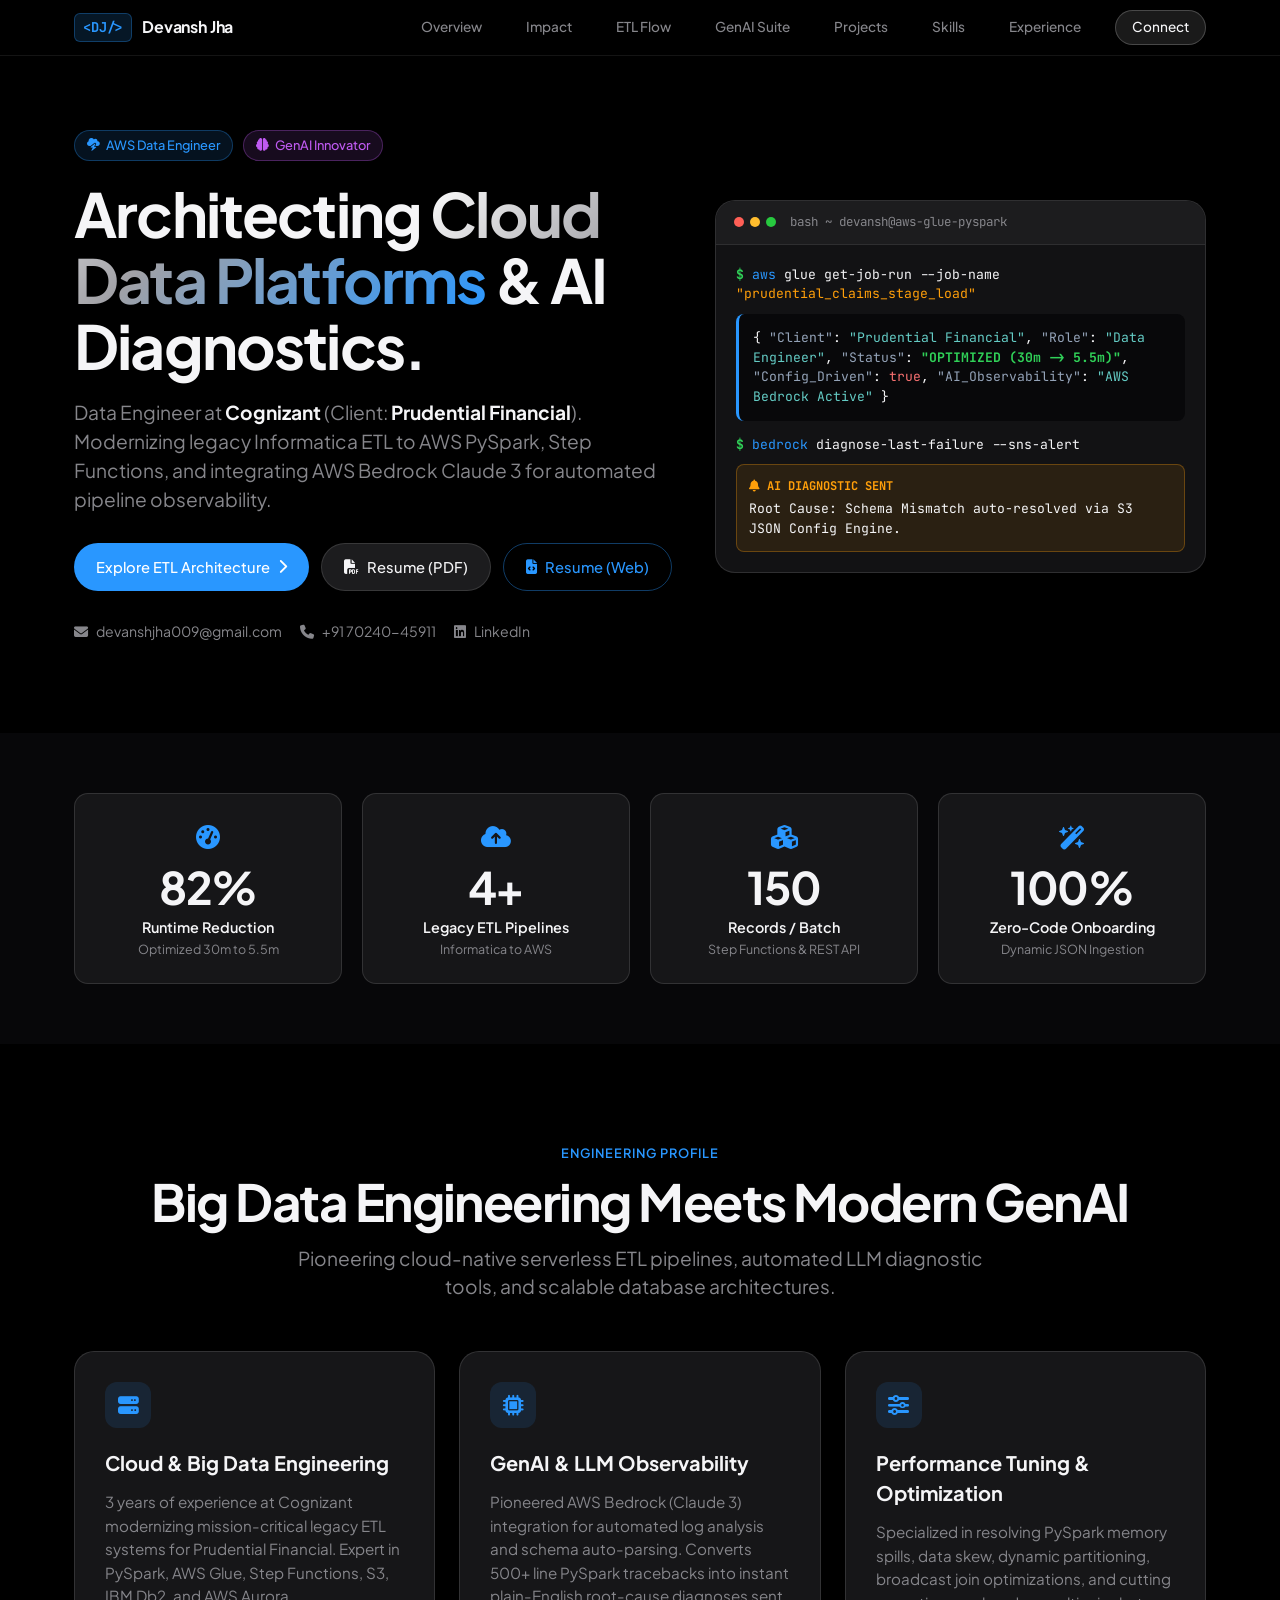
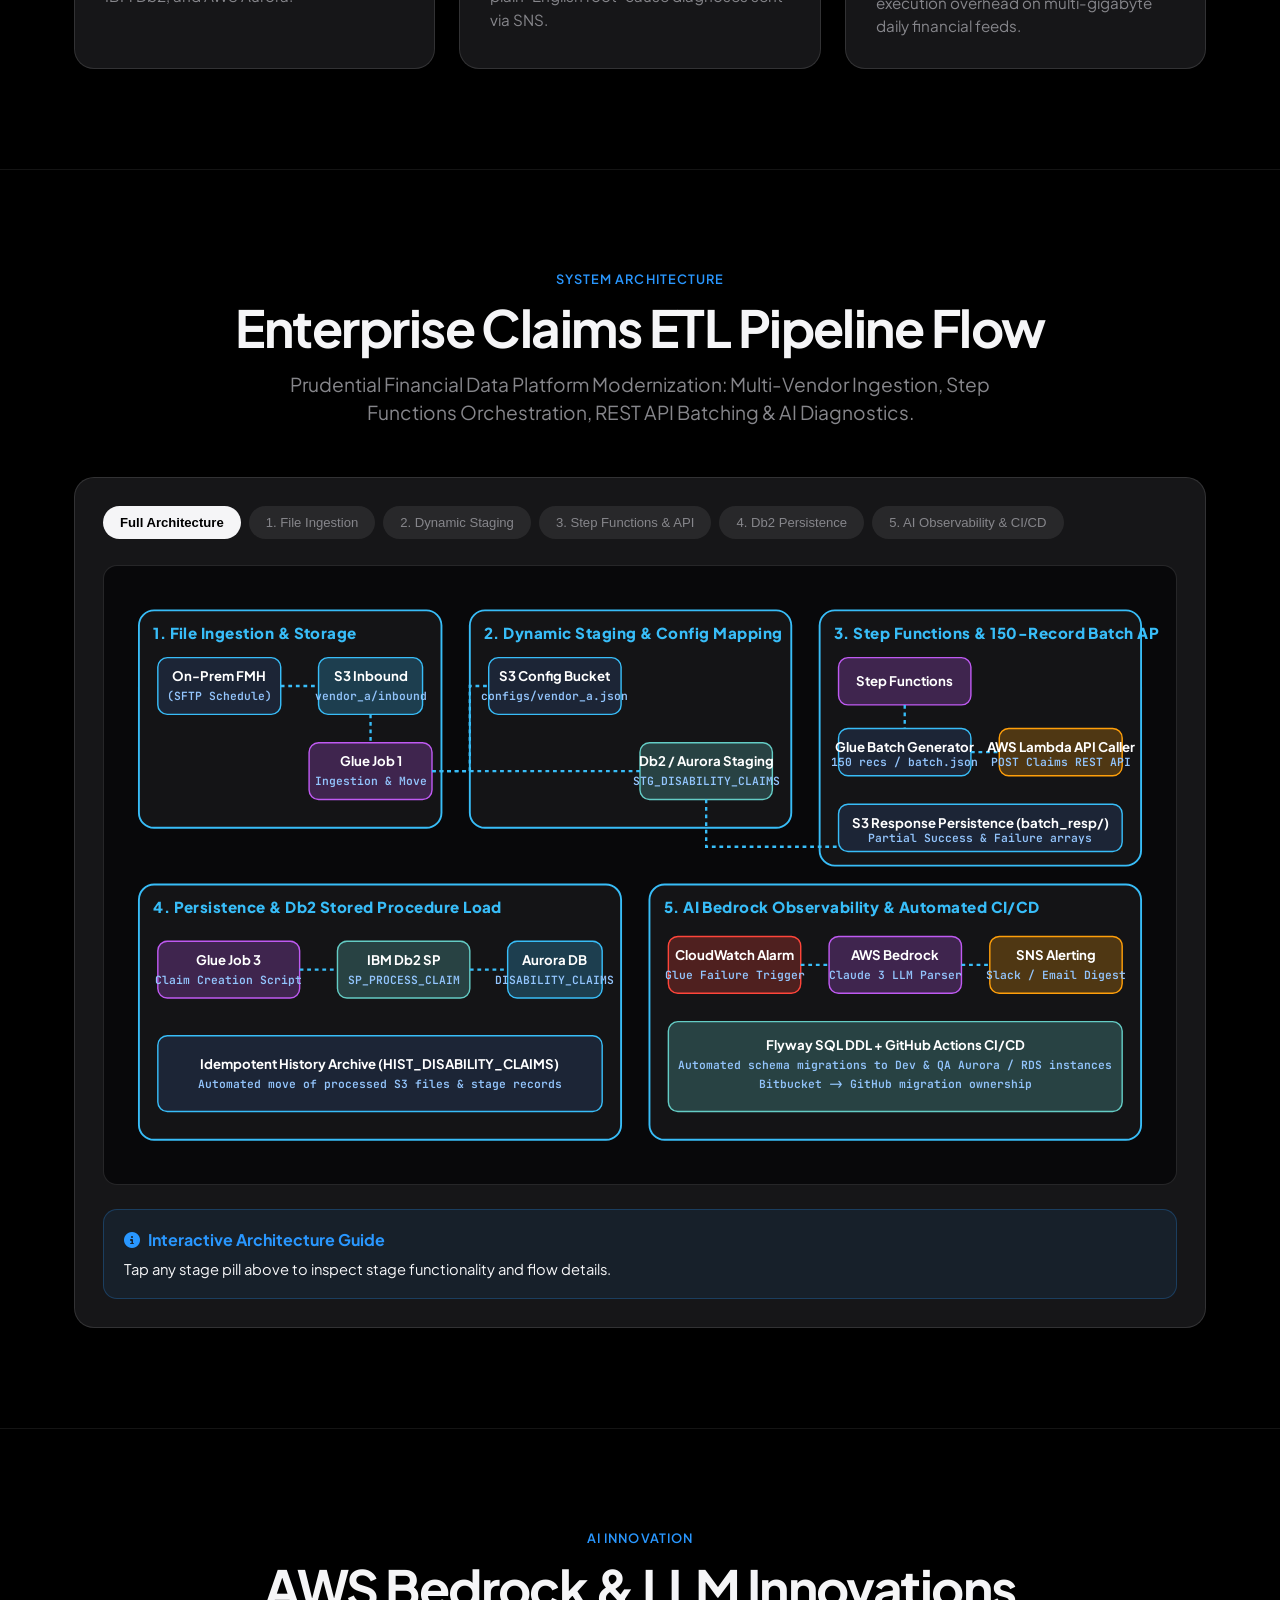
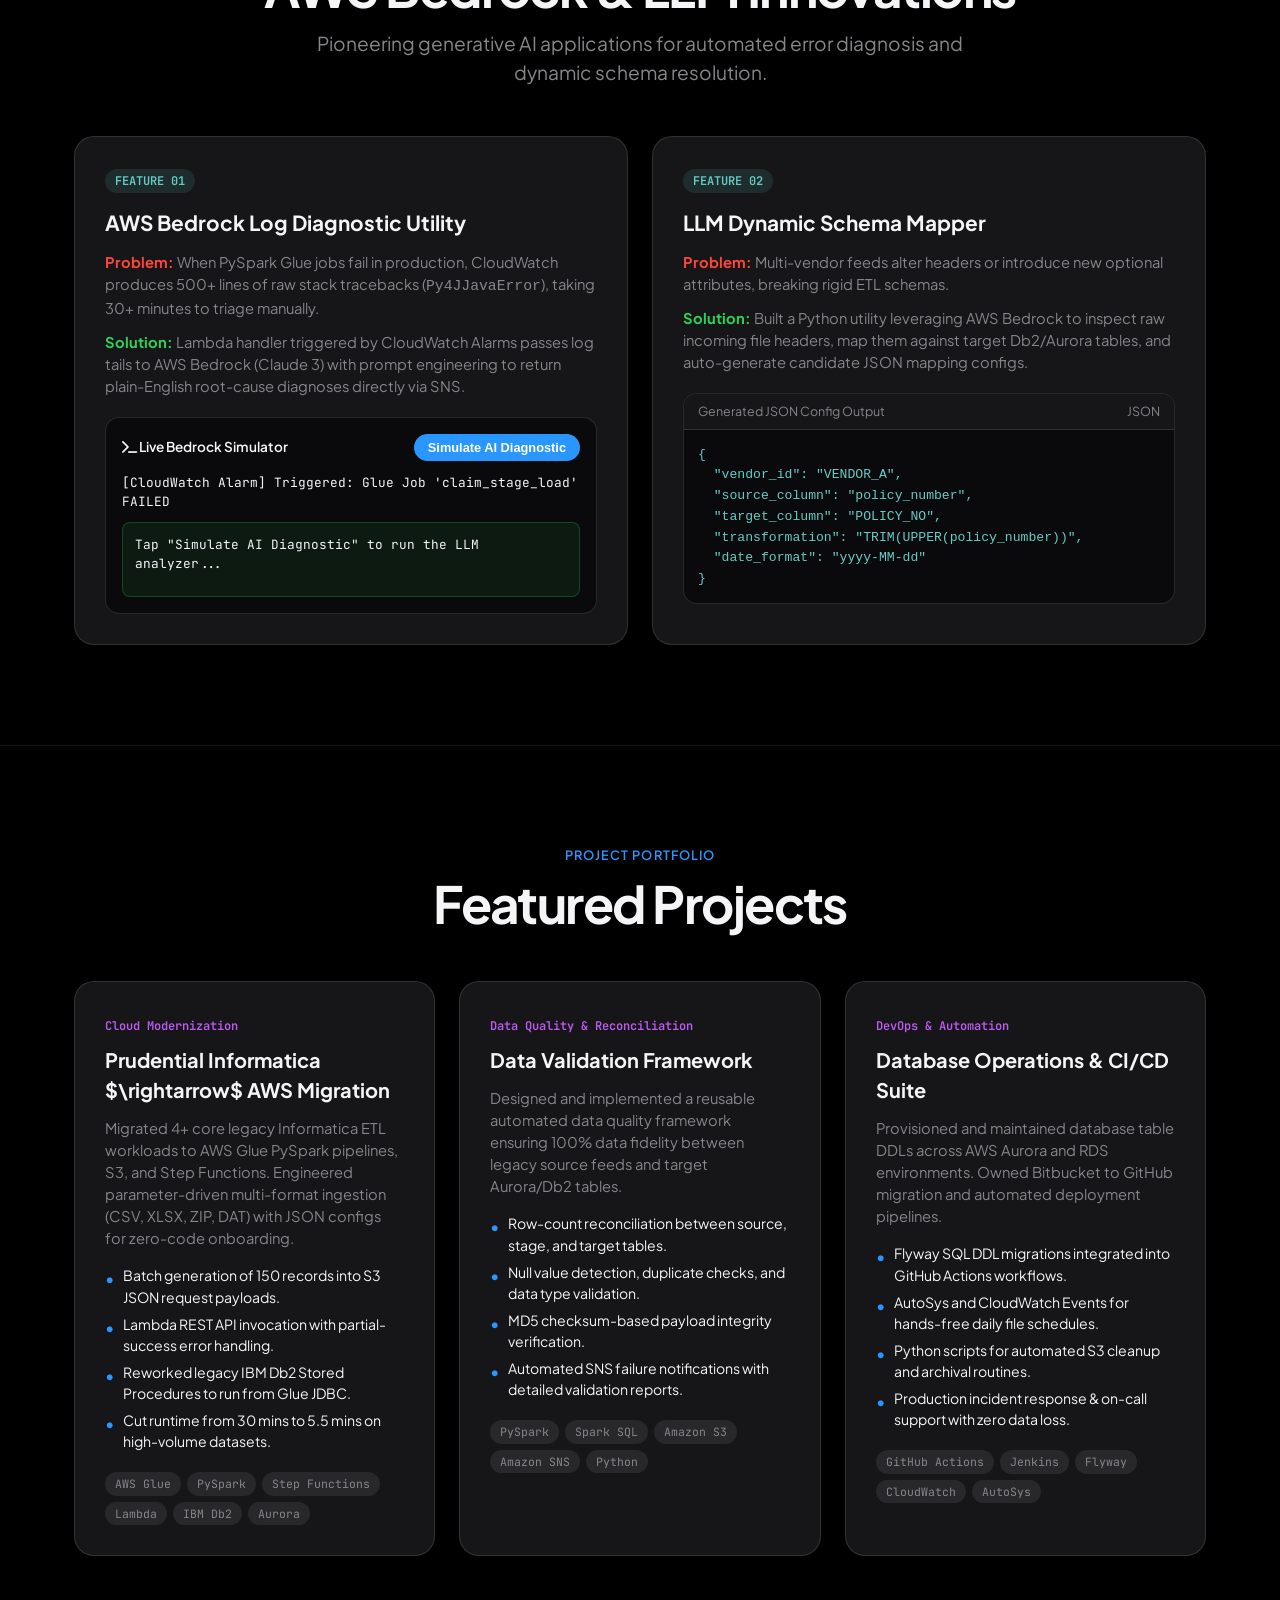
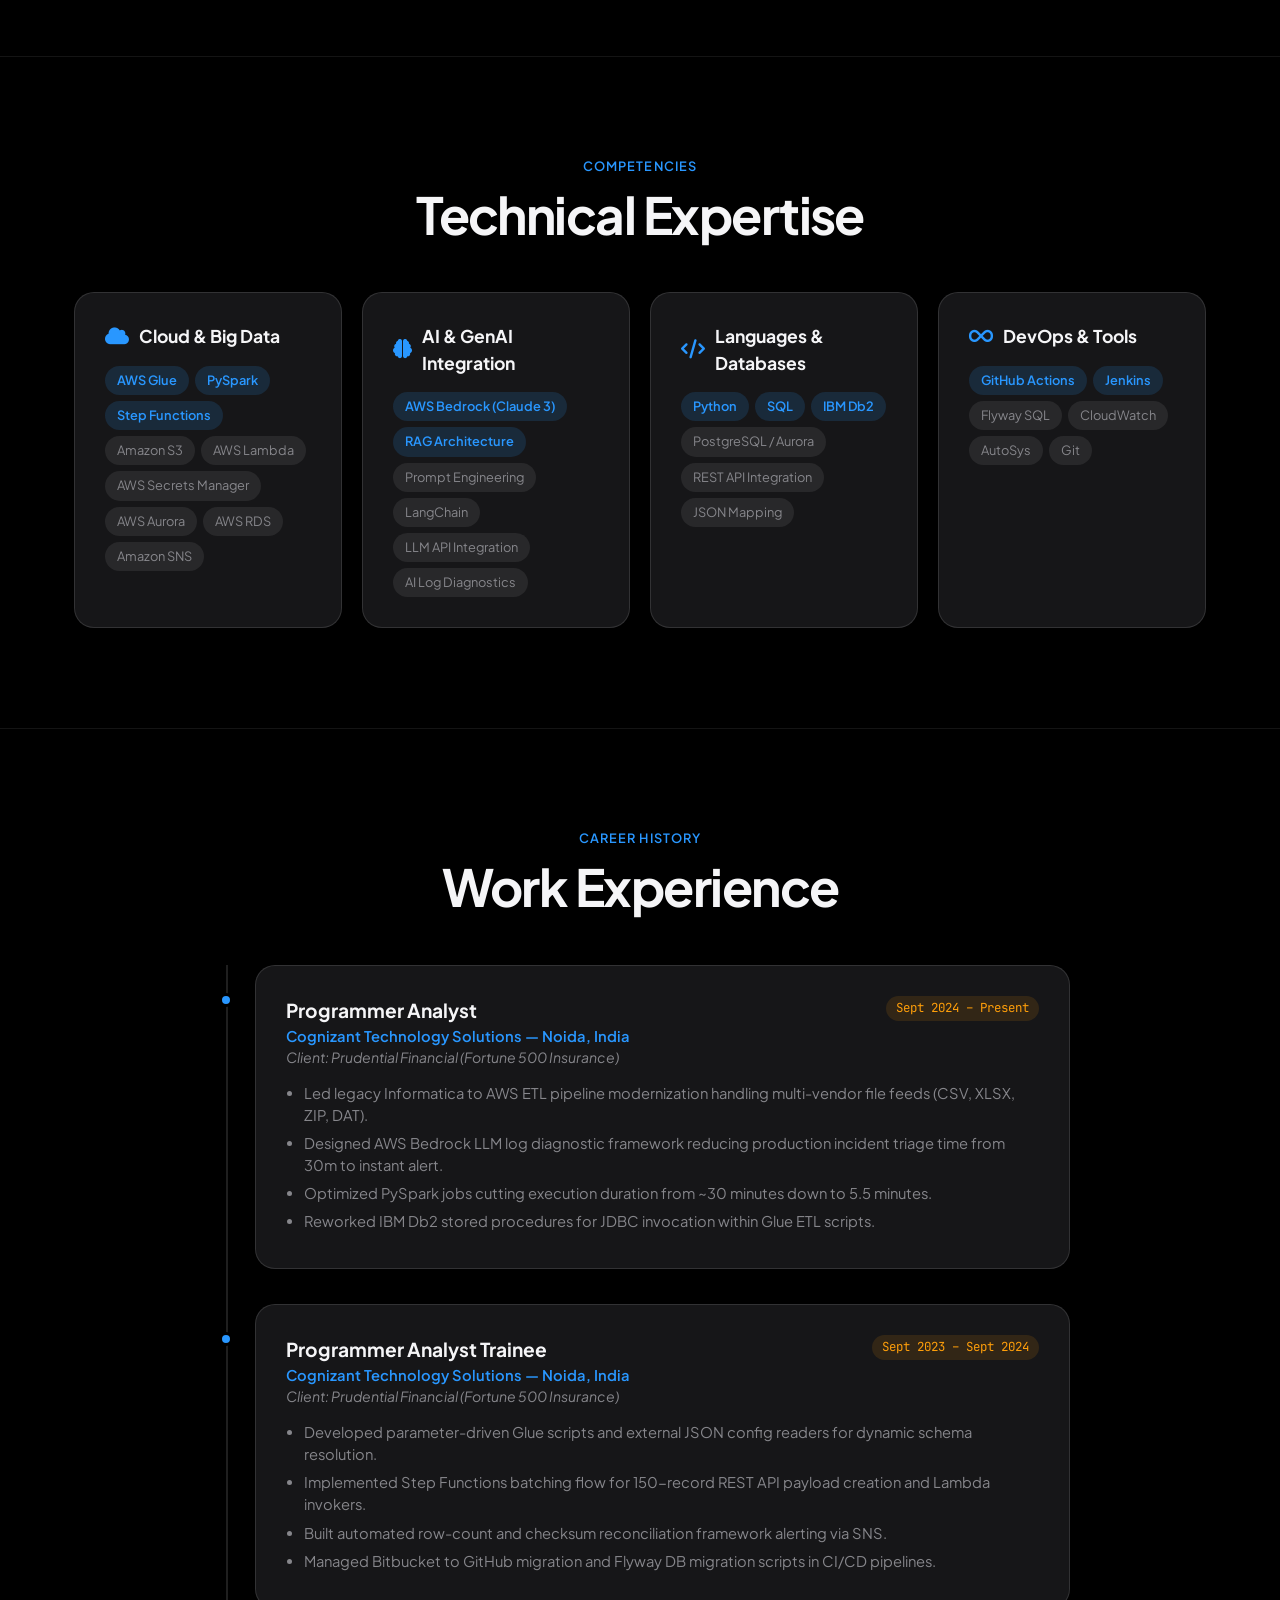
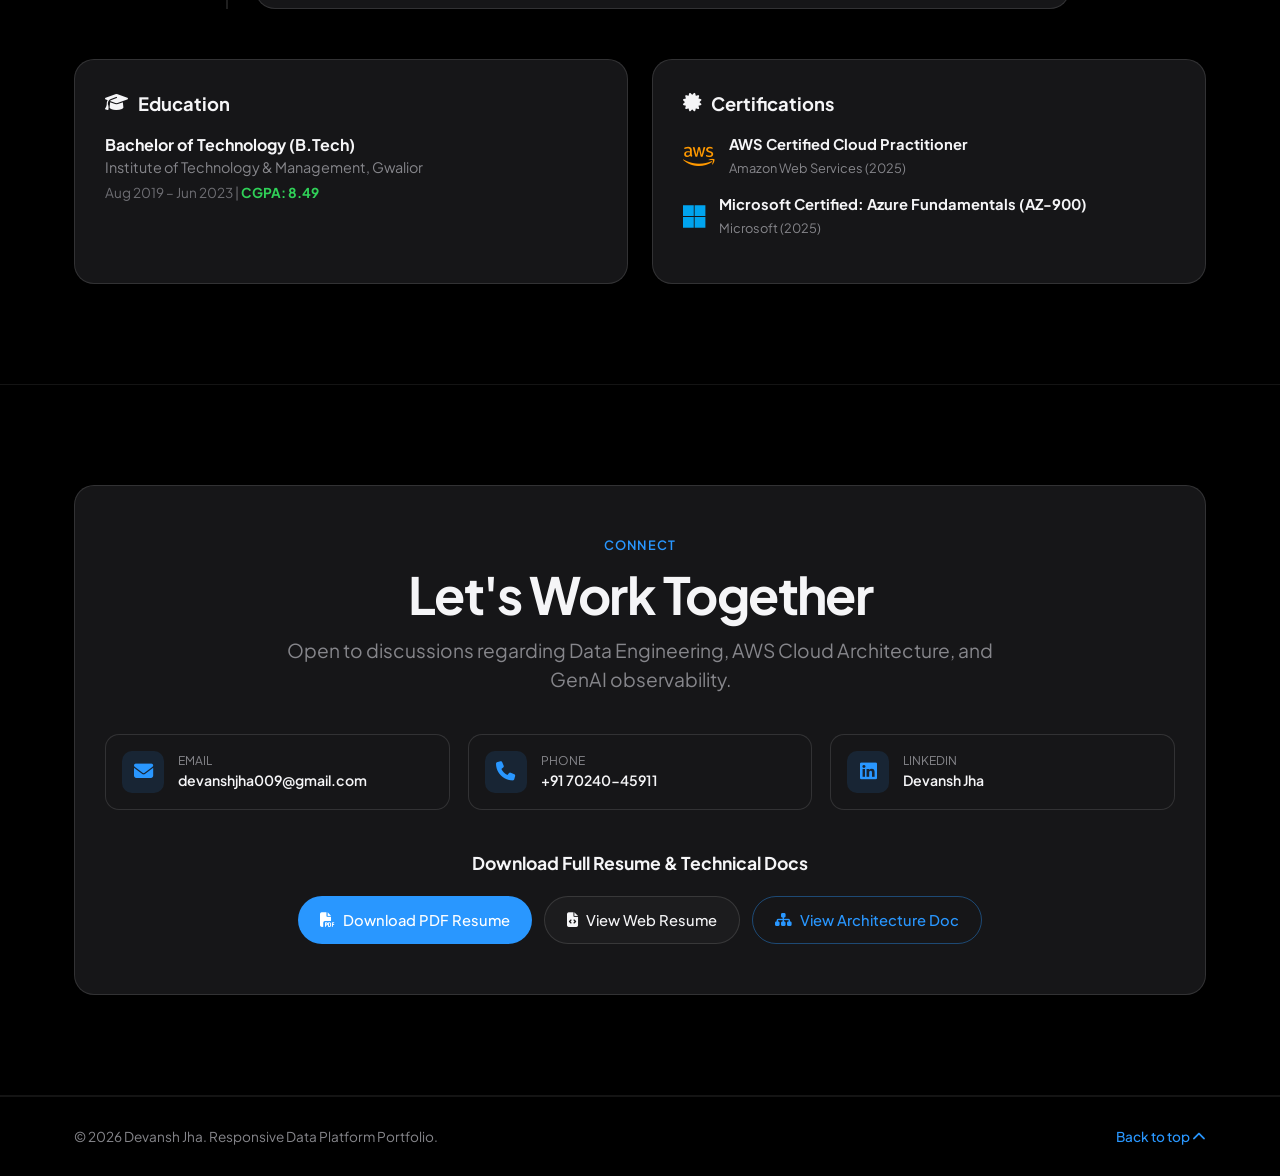
<file: index.html>
<!DOCTYPE html>
<html lang="en">
<head>
  <meta charset="UTF-8">
  <meta name="viewport" content="width=device-width, initial-scale=1.0, maximum-scale=5.0">
  <title>Devansh Jha — Data Engineer & GenAI Specialist</title>
  <meta name="description" content="Portfolio of Devansh Jha - Data Engineer & Programmer Analyst at Cognizant (Prudential Financial). AWS Glue, PySpark, Step Functions & AWS Bedrock GenAI.">
  
  <!-- Fonts & Icons -->
  <link rel="preconnect" href="https://fonts.googleapis.com">
  <link rel="preconnect" href="https://fonts.gstatic.com" crossorigin>
  <link href="https://fonts.googleapis.com/css2?family=Plus+Jakarta+Sans:wght@300;400;500;600;700;800&family=JetBrains+Mono:wght@400;500;600&display=swap" rel="stylesheet">
  <link rel="stylesheet" href="https://cdnjs.cloudflare.com/ajax/libs/font-awesome/6.4.0/css/all.min.css">
  
  <link rel="stylesheet" href="styles.css">
</head>
<body>

  <!-- Translucent Mobile-Optimized Navigation Header -->
  <header class="navbar" id="navbar">
    <div class="nav-container">
      <a href="#hero" class="brand">
        <span class="brand-badge">&lt;DJ/&gt;</span>
        <span class="brand-name">Devansh Jha</span>
      </a>
      
      <nav class="nav-links" id="nav-links">
        <a href="#about" class="nav-link">Overview</a>
        <a href="#metrics" class="nav-link">Impact</a>
        <a href="#architecture" class="nav-link">ETL Flow</a>
        <a href="#genai" class="nav-link">GenAI Suite</a>
        <a href="#projects" class="nav-link">Projects</a>
        <a href="#skills" class="nav-link">Skills</a>
        <a href="#experience" class="nav-link">Experience</a>
        <a href="#contact" class="nav-link nav-btn">Connect</a>
      </nav>

      <button class="mobile-toggle" id="mobile-toggle" aria-label="Toggle navigation menu">
        <i class="fa-solid fa-bars"></i>
      </button>
    </div>
  </header>

  <main>
    <!-- Hero Section -->
    <section class="hero" id="hero">
      <div class="container hero-container">
        <div class="hero-content">
          <div class="badge-row">
            <span class="badge badge-glow"><i class="fa-solid fa-cloud-bolt"></i> AWS Data Engineer</span>
            <span class="badge badge-subtle"><i class="fa-solid fa-brain"></i> GenAI Innovator</span>
          </div>

          <h1 class="hero-title">
            Architecting <span class="gradient-text">Cloud Data Platforms</span> &amp; AI Diagnostics.
          </h1>

          <p class="hero-subtitle">
            Data Engineer at <strong>Cognizant</strong> (Client: <strong>Prudential Financial</strong>). Modernizing legacy Informatica ETL to AWS PySpark, Step Functions, and integrating AWS Bedrock Claude 3 for automated pipeline observability.
          </p>

          <div class="hero-cta">
            <a href="#architecture" class="btn btn-primary">
              Explore ETL Architecture <i class="fa-solid fa-chevron-right"></i>
            </a>
            <a href="../Devansh_Resume_A3_SinglePage.pdf" target="_blank" class="btn btn-secondary">
              <i class="fa-solid fa-file-pdf"></i> Resume (PDF)
            </a>
            <a href="resume-web.html" target="_blank" class="btn btn-outline">
              <i class="fa-solid fa-file-code"></i> Resume (Web)
            </a>
          </div>

          <div class="quick-contacts">
            <a href="mailto:devanshjha009@gmail.com"><i class="fa-solid fa-envelope"></i> devanshjha009@gmail.com</a>
            <a href="tel:+917024045911"><i class="fa-solid fa-phone"></i> +91 70240-45911</a>
            <a href="https://www.linkedin.com/in/devansh-jha-8384a8204/" target="_blank"><i class="fa-brands fa-linkedin"></i> LinkedIn</a>
          </div>
        </div>

        <!-- Terminal Box (Fully Responsive) -->
        <div class="hero-terminal">
          <div class="terminal-header">
            <div class="terminal-dots">
              <span class="dot red"></span>
              <span class="dot yellow"></span>
              <span class="dot green"></span>
            </div>
            <div class="terminal-title">bash ~ devansh@aws-glue-pyspark</div>
          </div>
          <div class="terminal-body">
            <div class="code-line"><span class="cmd-prompt">$</span> <span class="cmd-keyword">aws</span> glue get-job-run --job-name <span class="cmd-str">"prudential_claims_stage_load"</span></div>
            <div class="code-output json-output">
{
  <span class="key">"Client"</span>: <span class="str">"Prudential Financial"</span>,
  <span class="key">"Role"</span>: <span class="str">"Data Engineer"</span>,
  <span class="key">"Status"</span>: <span class="str-success">"OPTIMIZED (30m -> 5.5m)"</span>,
  <span class="key">"Config_Driven"</span>: <span class="num">true</span>,
  <span class="key">"AI_Observability"</span>: <span class="str">"AWS Bedrock Active"</span>
}
            </div>
            <div class="code-line"><span class="cmd-prompt">$</span> <span class="cmd-keyword">bedrock</span> diagnose-last-failure --sns-alert</div>
            <div class="code-output alert-box">
              <span class="alert-tag"><i class="fa-solid fa-bell"></i> AI DIAGNOSTIC SENT</span>
              <p>Root Cause: Schema Mismatch auto-resolved via S3 JSON Config Engine.</p>
            </div>
          </div>
        </div>
      </div>
    </section>

    <!-- Metrics Impact Counter Section -->
    <section class="metrics" id="metrics">
      <div class="container">
        <div class="metrics-grid">
          <div class="metric-card">
            <div class="metric-icon"><i class="fa-solid fa-gauge-high"></i></div>
            <div class="metric-value" data-target="82">82%</div>
            <div class="metric-label">Runtime Reduction</div>
            <div class="metric-sub">Optimized 30m to 5.5m</div>
          </div>

          <div class="metric-card">
            <div class="metric-icon"><i class="fa-solid fa-cloud-arrow-up"></i></div>
            <div class="metric-value" data-target="4">4+</div>
            <div class="metric-label">Legacy ETL Pipelines</div>
            <div class="metric-sub">Informatica to AWS</div>
          </div>

          <div class="metric-card">
            <div class="metric-icon"><i class="fa-solid fa-cubes"></i></div>
            <div class="metric-value" data-target="150">150</div>
            <div class="metric-label">Records / Batch</div>
            <div class="metric-sub">Step Functions & REST API</div>
          </div>

          <div class="metric-card">
            <div class="metric-icon"><i class="fa-solid fa-wand-magic-sparkles"></i></div>
            <div class="metric-value" data-target="100">100%</div>
            <div class="metric-label">Zero-Code Onboarding</div>
            <div class="metric-sub">Dynamic JSON Ingestion</div>
          </div>
        </div>
      </div>
    </section>

    <!-- About Overview Section -->
    <section class="about section" id="about">
      <div class="container">
        <div class="section-header text-center">
          <span class="section-tag">ENGINEERING PROFILE</span>
          <h2 class="section-title">Big Data Engineering Meets Modern GenAI</h2>
          <p class="section-desc">Pioneering cloud-native serverless ETL pipelines, automated LLM diagnostic tools, and scalable database architectures.</p>
        </div>

        <div class="about-grid">
          <div class="about-card card">
            <div class="card-icon"><i class="fa-solid fa-server"></i></div>
            <h3>Cloud &amp; Big Data Engineering</h3>
            <p>
              3 years of experience at Cognizant modernizing mission-critical legacy ETL systems for Prudential Financial. Expert in PySpark, AWS Glue, Step Functions, S3, IBM Db2, and AWS Aurora.
            </p>
          </div>

          <div class="about-card card">
            <div class="card-icon"><i class="fa-solid fa-microchip"></i></div>
            <h3>GenAI &amp; LLM Observability</h3>
            <p>
              Pioneered AWS Bedrock (Claude 3) integration for automated log analysis and schema auto-parsing. Converts 500+ line PySpark tracebacks into instant plain-English root-cause diagnoses sent via SNS.
            </p>
          </div>

          <div class="about-card card">
            <div class="card-icon"><i class="fa-solid fa-sliders"></i></div>
            <h3>Performance Tuning &amp; Optimization</h3>
            <p>
              Specialized in resolving PySpark memory spills, data skew, dynamic partitioning, broadcast join optimizations, and cutting execution overhead on multi-gigabyte daily financial feeds.
            </p>
          </div>
        </div>
      </div>
    </section>

    <!-- Interactive Architecture Flow Section -->
    <section class="architecture section" id="architecture">
      <div class="container">
        <div class="section-header text-center">
          <span class="section-tag">SYSTEM ARCHITECTURE</span>
          <h2 class="section-title">Enterprise Claims ETL Pipeline Flow</h2>
          <p class="section-desc">
            Prudential Financial Data Platform Modernization: Multi-Vendor Ingestion, Step Functions Orchestration, REST API Batching & AI Diagnostics.
          </p>
        </div>

        <div class="arch-viewer-wrapper card">
          <div class="arch-controls-scroll">
            <div class="arch-controls">
              <button class="arch-tab active" data-stage="all">Full Architecture</button>
              <button class="arch-tab" data-stage="s1">1. File Ingestion</button>
              <button class="arch-tab" data-stage="s2">2. Dynamic Staging</button>
              <button class="arch-tab" data-stage="s3">3. Step Functions &amp; API</button>
              <button class="arch-tab" data-stage="s4">4. Db2 Persistence</button>
              <button class="arch-tab" data-stage="s5">5. AI Observability &amp; CI/CD</button>
            </div>
          </div>

          <div class="arch-diagram-container">
            <svg class="arch-svg" viewBox="0 0 1100 620" preserveAspectRatio="xMidYMid meet">
              <!-- Stage 1 Box -->
              <g class="stage-group stage-s1" id="node-s1">
                <rect x="20" y="30" width="320" height="230" rx="16" class="stage-rect"/>
                <text x="35" y="60" class="stage-title">1. File Ingestion & Storage</text>
                
                <rect x="40" y="80" width="130" height="60" rx="10" class="node-box"/>
                <text x="105" y="105" class="node-text text-center">On-Prem FMH</text>
                <text x="105" y="125" class="node-sub text-center">(SFTP Schedule)</text>

                <path d="M 170 110 L 210 110" class="flow-arrow"/>

                <rect x="210" y="80" width="110" height="60" rx="10" class="node-box highlight-blue"/>
                <text x="265" y="105" class="node-text text-center">S3 Inbound</text>
                <text x="265" y="125" class="node-sub text-center">vendor_a/inbound</text>

                <path d="M 265 140 L 265 170" class="flow-arrow"/>

                <rect x="200" y="170" width="130" height="60" rx="10" class="node-box highlight-purple"/>
                <text x="265" y="195" class="node-text text-center">Glue Job 1</text>
                <text x="265" y="215" class="node-sub text-center">Ingestion & Move</text>
              </g>

              <!-- Stage 2 Box -->
              <g class="stage-group stage-s2" id="node-s2">
                <rect x="370" y="30" width="340" height="230" rx="16" class="stage-rect"/>
                <text x="385" y="60" class="stage-title">2. Dynamic Staging & Config Mapping</text>

                <rect x="390" y="80" width="140" height="60" rx="10" class="node-box"/>
                <text x="460" y="105" class="node-text text-center">S3 Config Bucket</text>
                <text x="460" y="125" class="node-sub text-center">configs/vendor_a.json</text>

                <path d="M 330 200 L 370 200 L 370 110 L 390 110" class="flow-arrow"/>

                <rect x="550" y="170" width="140" height="60" rx="10" class="node-box highlight-teal"/>
                <text x="620" y="195" class="node-text text-center">Db2 / Aurora Staging</text>
                <text x="620" y="215" class="node-sub text-center">STG_DISABILITY_CLAIMS</text>

                <path d="M 330 200 L 550 200" class="flow-arrow"/>
              </g>

              <!-- Stage 3 Box -->
              <g class="stage-group stage-s3" id="node-s3">
                <rect x="740" y="30" width="340" height="270" rx="16" class="stage-rect"/>
                <text x="755" y="60" class="stage-title">3. Step Functions & 150-Record Batch API</text>

                <rect x="760" y="80" width="140" height="50" rx="10" class="node-box highlight-purple"/>
                <text x="830" y="110" class="node-text text-center">Step Functions</text>

                <path d="M 830 130 L 830 155" class="flow-arrow"/>

                <rect x="760" y="155" width="140" height="50" rx="10" class="node-box"/>
                <text x="830" y="180" class="node-text text-center">Glue Batch Generator</text>
                <text x="830" y="195" class="node-sub text-center">150 recs / batch.json</text>

                <path d="M 900 180 L 930 180" class="flow-arrow"/>

                <rect x="930" y="155" width="130" height="50" rx="10" class="node-box highlight-amber"/>
                <text x="995" y="180" class="node-text text-center">AWS Lambda API Caller</text>
                <text x="995" y="195" class="node-sub text-center">POST Claims REST API</text>

                <rect x="760" y="235" width="300" height="50" rx="10" class="node-box"/>
                <text x="910" y="260" class="node-text text-center">S3 Response Persistence (batch_resp/)</text>
                <text x="910" y="275" class="node-sub text-center">Partial Success & Failure arrays</text>
              </g>

              <!-- Connection S2 -> S3 -->
              <path d="M 620 230 L 620 280 L 760 280" class="flow-arrow"/>

              <!-- Stage 4 Box -->
              <g class="stage-group stage-s4" id="node-s4">
                <rect x="20" y="320" width="510" height="270" rx="16" class="stage-rect"/>
                <text x="35" y="350" class="stage-title">4. Persistence & Db2 Stored Procedure Load</text>

                <rect x="40" y="380" width="150" height="60" rx="10" class="node-box highlight-purple"/>
                <text x="115" y="405" class="node-text text-center">Glue Job 3</text>
                <text x="115" y="425" class="node-sub text-center">Claim Creation Script</text>

                <path d="M 190 410 L 230 410" class="flow-arrow"/>

                <rect x="230" y="380" width="140" height="60" rx="10" class="node-box highlight-teal"/>
                <text x="300" y="405" class="node-text text-center">IBM Db2 SP</text>
                <text x="300" y="425" class="node-sub text-center">SP_PROCESS_CLAIM</text>

                <path d="M 370 410 L 410 410" class="flow-arrow"/>

                <rect x="410" y="380" width="100" height="60" rx="10" class="node-box highlight-blue"/>
                <text x="460" y="405" class="node-text text-center">Aurora DB</text>
                <text x="460" y="425" class="node-sub text-center">DISABILITY_CLAIMS</text>

                <rect x="40" y="480" width="470" height="80" rx="10" class="node-box"/>
                <text x="275" y="515" class="node-text text-center">Idempotent History Archive (HIST_DISABILITY_CLAIMS)</text>
                <text x="275" y="535" class="node-sub text-center">Automated move of processed S3 files & stage records</text>
              </g>

              <!-- Stage 5 Box -->
              <g class="stage-group stage-s5" id="node-s5">
                <rect x="560" y="320" width="520" height="270" rx="16" class="stage-rect"/>
                <text x="575" y="350" class="stage-title">5. AI Bedrock Observability & Automated CI/CD</text>

                <rect x="580" y="375" width="140" height="60" rx="10" class="node-box highlight-red"/>
                <text x="650" y="400" class="node-text text-center">CloudWatch Alarm</text>
                <text x="650" y="420" class="node-sub text-center">Glue Failure Trigger</text>

                <path d="M 720 405 L 750 405" class="flow-arrow"/>

                <rect x="750" y="375" width="140" height="60" rx="10" class="node-box highlight-purple"/>
                <text x="820" y="400" class="node-text text-center">AWS Bedrock</text>
                <text x="820" y="420" class="node-sub text-center">Claude 3 LLM Parser</text>

                <path d="M 890 405 L 920 405" class="flow-arrow"/>

                <rect x="920" y="375" width="140" height="60" rx="10" class="node-box highlight-amber"/>
                <text x="990" y="400" class="node-text text-center">SNS Alerting</text>
                <text x="990" y="420" class="node-sub text-center">Slack / Email Digest</text>

                <rect x="580" y="465" width="480" height="95" rx="10" class="node-box highlight-teal"/>
                <text x="820" y="495" class="node-text text-center">Flyway SQL DDL + GitHub Actions CI/CD</text>
                <text x="820" y="515" class="node-sub text-center">Automated schema migrations to Dev & QA Aurora / RDS instances</text>
                <text x="820" y="535" class="node-sub text-center">Bitbucket -> GitHub migration ownership</text>
              </g>
            </svg>
          </div>

          <div class="arch-details-box" id="arch-details">
            <h4 id="arch-details-title"><i class="fa-solid fa-circle-info"></i> Interactive Architecture Guide</h4>
            <p id="arch-details-text">Tap any stage pill above to inspect stage functionality and flow details.</p>
          </div>
        </div>
      </div>
    </section>

    <!-- GenAI Suite Section -->
    <section class="genai section" id="genai">
      <div class="container">
        <div class="section-header text-center">
          <span class="section-tag">AI INNOVATION</span>
          <h2 class="section-title">AWS Bedrock &amp; LLM Innovations</h2>
          <p class="section-desc">Pioneering generative AI applications for automated error diagnosis and dynamic schema resolution.</p>
        </div>

        <div class="genai-grid">
          <!-- Case Study 1 -->
          <div class="genai-card card">
            <div class="genai-badge">FEATURE 01</div>
            <h3>AWS Bedrock Log Diagnostic Utility</h3>
            <p class="genai-problem">
              <strong>Problem:</strong> When PySpark Glue jobs fail in production, CloudWatch produces 500+ lines of raw stack tracebacks (<code>Py4JJavaError</code>), taking 30+ minutes to triage manually.
            </p>
            <p class="genai-solution">
              <strong>Solution:</strong> Lambda handler triggered by CloudWatch Alarms passes log tails to AWS Bedrock (Claude 3) with prompt engineering to return plain-English root-cause diagnoses directly via SNS.
            </p>

            <div class="demo-box">
              <div class="demo-header">
                <span><i class="fa-solid fa-terminal"></i> Live Bedrock Simulator</span>
                <button class="btn-demo-run" id="run-demo-btn">Simulate AI Diagnostic</button>
              </div>
              <div class="demo-console" id="demo-console">
                <div class="console-line text-muted">[CloudWatch Alarm] Triggered: Glue Job 'claim_stage_load' FAILED</div>
                <div class="console-output-area" id="console-output">
                  <span class="text-hint">Tap "Simulate AI Diagnostic" to run the LLM analyzer...</span>
                </div>
              </div>
            </div>
          </div>

          <!-- Case Study 2 -->
          <div class="genai-card card">
            <div class="genai-badge">FEATURE 02</div>
            <h3>LLM Dynamic Schema Mapper</h3>
            <p class="genai-problem">
              <strong>Problem:</strong> Multi-vendor feeds alter headers or introduce new optional attributes, breaking rigid ETL schemas.
            </p>
            <p class="genai-solution">
              <strong>Solution:</strong> Built a Python utility leveraging AWS Bedrock to inspect raw incoming file headers, map them against target Db2/Aurora tables, and auto-generate candidate JSON mapping configs.
            </p>

            <div class="code-preview">
              <div class="code-preview-header">
                <span>Generated JSON Config Output</span>
                <span class="code-lang">JSON</span>
              </div>
              <pre><code>{
  "vendor_id": "VENDOR_A",
  "source_column": "policy_number",
  "target_column": "POLICY_NO",
  "transformation": "TRIM(UPPER(policy_number))",
  "date_format": "yyyy-MM-dd"
}</code></pre>
            </div>
          </div>
        </div>
      </div>
    </section>

    <!-- Projects Section -->
    <section class="projects section" id="projects">
      <div class="container">
        <div class="section-header text-center">
          <span class="section-tag">PROJECT PORTFOLIO</span>
          <h2 class="section-title">Featured Projects</h2>
        </div>

        <div class="projects-grid">
          <!-- Project 1 -->
          <div class="project-card card">
            <div class="project-tag">Cloud Modernization</div>
            <h3>Prudential Informatica $\rightarrow$ AWS Migration</h3>
            <p class="project-summary">
              Migrated 4+ core legacy Informatica ETL workloads to AWS Glue PySpark pipelines, S3, and Step Functions. Engineered parameter-driven multi-format ingestion (CSV, XLSX, ZIP, DAT) with JSON configs for zero-code onboarding.
            </p>
            <ul class="project-bullets">
              <li>Batch generation of 150 records into S3 JSON request payloads.</li>
              <li>Lambda REST API invocation with partial-success error handling.</li>
              <li>Reworked legacy IBM Db2 Stored Procedures to run from Glue JDBC.</li>
              <li>Cut runtime from 30 mins to 5.5 mins on high-volume datasets.</li>
            </ul>
            <div class="tech-stack-pills">
              <span>AWS Glue</span>
              <span>PySpark</span>
              <span>Step Functions</span>
              <span>Lambda</span>
              <span>IBM Db2</span>
              <span>Aurora</span>
            </div>
          </div>

          <!-- Project 2 -->
          <div class="project-card card">
            <div class="project-tag">Data Quality & Reconciliation</div>
            <h3>Data Validation Framework</h3>
            <p class="project-summary">
              Designed and implemented a reusable automated data quality framework ensuring 100% data fidelity between legacy source feeds and target Aurora/Db2 tables.
            </p>
            <ul class="project-bullets">
              <li>Row-count reconciliation between source, stage, and target tables.</li>
              <li>Null value detection, duplicate checks, and data type validation.</li>
              <li>MD5 checksum-based payload integrity verification.</li>
              <li>Automated SNS failure notifications with detailed validation reports.</li>
            </ul>
            <div class="tech-stack-pills">
              <span>PySpark</span>
              <span>Spark SQL</span>
              <span>Amazon S3</span>
              <span>Amazon SNS</span>
              <span>Python</span>
            </div>
          </div>

          <!-- Project 3 -->
          <div class="project-card card">
            <div class="project-tag">DevOps & Automation</div>
            <h3>Database Operations & CI/CD Suite</h3>
            <p class="project-summary">
              Provisioned and maintained database table DDLs across AWS Aurora and RDS environments. Owned Bitbucket to GitHub migration and automated deployment pipelines.
            </p>
            <ul class="project-bullets">
              <li>Flyway SQL DDL migrations integrated into GitHub Actions workflows.</li>
              <li>AutoSys and CloudWatch Events for hands-free daily file schedules.</li>
              <li>Python scripts for automated S3 cleanup and archival routines.</li>
              <li>Production incident response & on-call support with zero data loss.</li>
            </ul>
            <div class="tech-stack-pills">
              <span>GitHub Actions</span>
              <span>Jenkins</span>
              <span>Flyway</span>
              <span>CloudWatch</span>
              <span>AutoSys</span>
            </div>
          </div>
        </div>
      </div>
    </section>

    <!-- Skills Section -->
    <section class="skills section" id="skills">
      <div class="container">
        <div class="section-header text-center">
          <span class="section-tag">COMPETENCIES</span>
          <h2 class="section-title">Technical Expertise</h2>
        </div>

        <div class="skills-grid">
          <div class="skill-group card">
            <div class="group-header">
              <i class="fa-solid fa-cloud"></i>
              <h3>Cloud &amp; Big Data</h3>
            </div>
            <div class="tags-cloud">
              <span class="tag tag-highlight">AWS Glue</span>
              <span class="tag tag-highlight">PySpark</span>
              <span class="tag tag-highlight">Step Functions</span>
              <span class="tag">Amazon S3</span>
              <span class="tag">AWS Lambda</span>
              <span class="tag">AWS Secrets Manager</span>
              <span class="tag">AWS Aurora</span>
              <span class="tag">AWS RDS</span>
              <span class="tag">Amazon SNS</span>
            </div>
          </div>

          <div class="skill-group card">
            <div class="group-header">
              <i class="fa-solid fa-brain"></i>
              <h3>AI &amp; GenAI Integration</h3>
            </div>
            <div class="tags-cloud">
              <span class="tag tag-highlight">AWS Bedrock (Claude 3)</span>
              <span class="tag tag-highlight">RAG Architecture</span>
              <span class="tag">Prompt Engineering</span>
              <span class="tag">LangChain</span>
              <span class="tag">LLM API Integration</span>
              <span class="tag">AI Log Diagnostics</span>
            </div>
          </div>

          <div class="skill-group card">
            <div class="group-header">
              <i class="fa-solid fa-code"></i>
              <h3>Languages &amp; Databases</h3>
            </div>
            <div class="tags-cloud">
              <span class="tag tag-highlight">Python</span>
              <span class="tag tag-highlight">SQL</span>
              <span class="tag tag-highlight">IBM Db2</span>
              <span class="tag">PostgreSQL / Aurora</span>
              <span class="tag">REST API Integration</span>
              <span class="tag">JSON Mapping</span>
            </div>
          </div>

          <div class="skill-group card">
            <div class="group-header">
              <i class="fa-solid fa-infinity"></i>
              <h3>DevOps &amp; Tools</h3>
            </div>
            <div class="tags-cloud">
              <span class="tag tag-highlight">GitHub Actions</span>
              <span class="tag tag-highlight">Jenkins</span>
              <span class="tag">Flyway SQL</span>
              <span class="tag">CloudWatch</span>
              <span class="tag">AutoSys</span>
              <span class="tag">Git</span>
            </div>
          </div>
        </div>
      </div>
    </section>

    <!-- Experience Timeline Section -->
    <section class="experience section" id="experience">
      <div class="container">
        <div class="section-header text-center">
          <span class="section-tag">CAREER HISTORY</span>
          <h2 class="section-title">Work Experience</h2>
        </div>

        <div class="timeline">
          <!-- Timeline Item 1 -->
          <div class="timeline-item">
            <div class="timeline-dot"></div>
            <div class="timeline-content card">
              <div class="timeline-header">
                <div>
                  <h3>Programmer Analyst</h3>
                  <div class="company">Cognizant Technology Solutions — Noida, India</div>
                  <div class="client">Client: Prudential Financial (Fortune 500 Insurance)</div>
                </div>
                <div class="duration">Sept 2024 – Present</div>
              </div>
              <ul class="experience-bullets">
                <li>Led legacy Informatica to AWS ETL pipeline modernization handling multi-vendor file feeds (CSV, XLSX, ZIP, DAT).</li>
                <li>Designed AWS Bedrock LLM log diagnostic framework reducing production incident triage time from 30m to instant alert.</li>
                <li>Optimized PySpark jobs cutting execution duration from ~30 minutes down to 5.5 minutes.</li>
                <li>Reworked IBM Db2 stored procedures for JDBC invocation within Glue ETL scripts.</li>
              </ul>
            </div>
          </div>

          <!-- Timeline Item 2 -->
          <div class="timeline-item">
            <div class="timeline-dot"></div>
            <div class="timeline-content card">
              <div class="timeline-header">
                <div>
                  <h3>Programmer Analyst Trainee</h3>
                  <div class="company">Cognizant Technology Solutions — Noida, India</div>
                  <div class="client">Client: Prudential Financial (Fortune 500 Insurance)</div>
                </div>
                <div class="duration">Sept 2023 – Sept 2024</div>
              </div>
              <ul class="experience-bullets">
                <li>Developed parameter-driven Glue scripts and external JSON config readers for dynamic schema resolution.</li>
                <li>Implemented Step Functions batching flow for 150-record REST API payload creation and Lambda invokers.</li>
                <li>Built automated row-count and checksum reconciliation framework alerting via SNS.</li>
                <li>Managed Bitbucket to GitHub migration and Flyway DB migration scripts in CI/CD pipelines.</li>
              </ul>
            </div>
          </div>
        </div>

        <!-- Education & Certifications Row -->
        <div class="edu-cert-grid">
          <div class="edu-card card">
            <h3><i class="fa-solid fa-graduation-cap"></i> Education</h3>
            <div class="edu-item">
              <div class="edu-title">Bachelor of Technology (B.Tech)</div>
              <div class="edu-inst">Institute of Technology &amp; Management, Gwalior</div>
              <div class="edu-meta">Aug 2019 – Jun 2023 | <strong>CGPA: 8.49</strong></div>
            </div>
          </div>

          <div class="cert-card card">
            <h3><i class="fa-solid fa-certificate"></i> Certifications</h3>
            <ul class="cert-list">
              <li>
                <i class="fa-brands fa-aws cert-icon-aws"></i>
                <div>
                  <strong>AWS Certified Cloud Practitioner</strong>
                  <span>Amazon Web Services (2025)</span>
                </div>
              </li>
              <li>
                <i class="fa-brands fa-microsoft cert-icon-ms"></i>
                <div>
                  <strong>Microsoft Certified: Azure Fundamentals (AZ-900)</strong>
                  <span>Microsoft (2025)</span>
                </div>
              </li>
            </ul>
          </div>
        </div>
      </div>
    </section>

    <!-- Contact Section -->
    <section class="contact section" id="contact">
      <div class="container">
        <div class="contact-box card">
          <div class="section-header text-center" style="margin-bottom: 30px;">
            <span class="section-tag">CONNECT</span>
            <h2 class="section-title">Let's Work Together</h2>
            <p class="section-desc">Open to discussions regarding Data Engineering, AWS Cloud Architecture, and GenAI observability.</p>
          </div>

          <div class="contact-methods">
            <a href="mailto:devanshjha009@gmail.com" class="contact-card">
              <div class="contact-icon"><i class="fa-solid fa-envelope"></i></div>
              <div class="contact-text">
                <span class="label">Email</span>
                <span class="val">devanshjha009@gmail.com</span>
              </div>
            </a>

            <a href="tel:+917024045911" class="contact-card">
              <div class="contact-icon"><i class="fa-solid fa-phone"></i></div>
              <div class="contact-text">
                <span class="label">Phone</span>
                <span class="val">+91 70240-45911</span>
              </div>
            </a>

            <a href="https://www.linkedin.com/in/devansh-jha-8384a8204/" target="_blank" class="contact-card">
              <div class="contact-icon"><i class="fa-brands fa-linkedin"></i></div>
              <div class="contact-text">
                <span class="label">LinkedIn</span>
                <span class="val">Devansh Jha</span>
              </div>
            </a>
          </div>

          <div class="resume-download-box">
            <h4>Download Full Resume &amp; Technical Docs</h4>
            <div class="btn-group">
              <a href="../Devansh_Resume_A3_SinglePage.pdf" target="_blank" class="btn btn-primary">
                <i class="fa-solid fa-file-pdf"></i> Download PDF Resume
              </a>
              <a href="resume-web.html" target="_blank" class="btn btn-secondary">
                <i class="fa-solid fa-file-code"></i> View Web Resume
              </a>
              <a href="architecture-doc.html" target="_blank" class="btn btn-outline">
                <i class="fa-solid fa-sitemap"></i> View Architecture Doc
              </a>
            </div>
          </div>
        </div>
      </div>
    </section>
  </main>

  <footer>
    <div class="container footer-container">
      <p>&copy; 2026 Devansh Jha. Responsive Data Platform Portfolio.</p>
      <a href="#hero" class="back-to-top">Back to top <i class="fa-solid fa-chevron-up"></i></a>
    </div>
  </footer>

  <script src="script.js"></script>
</body>
</html>
</file>
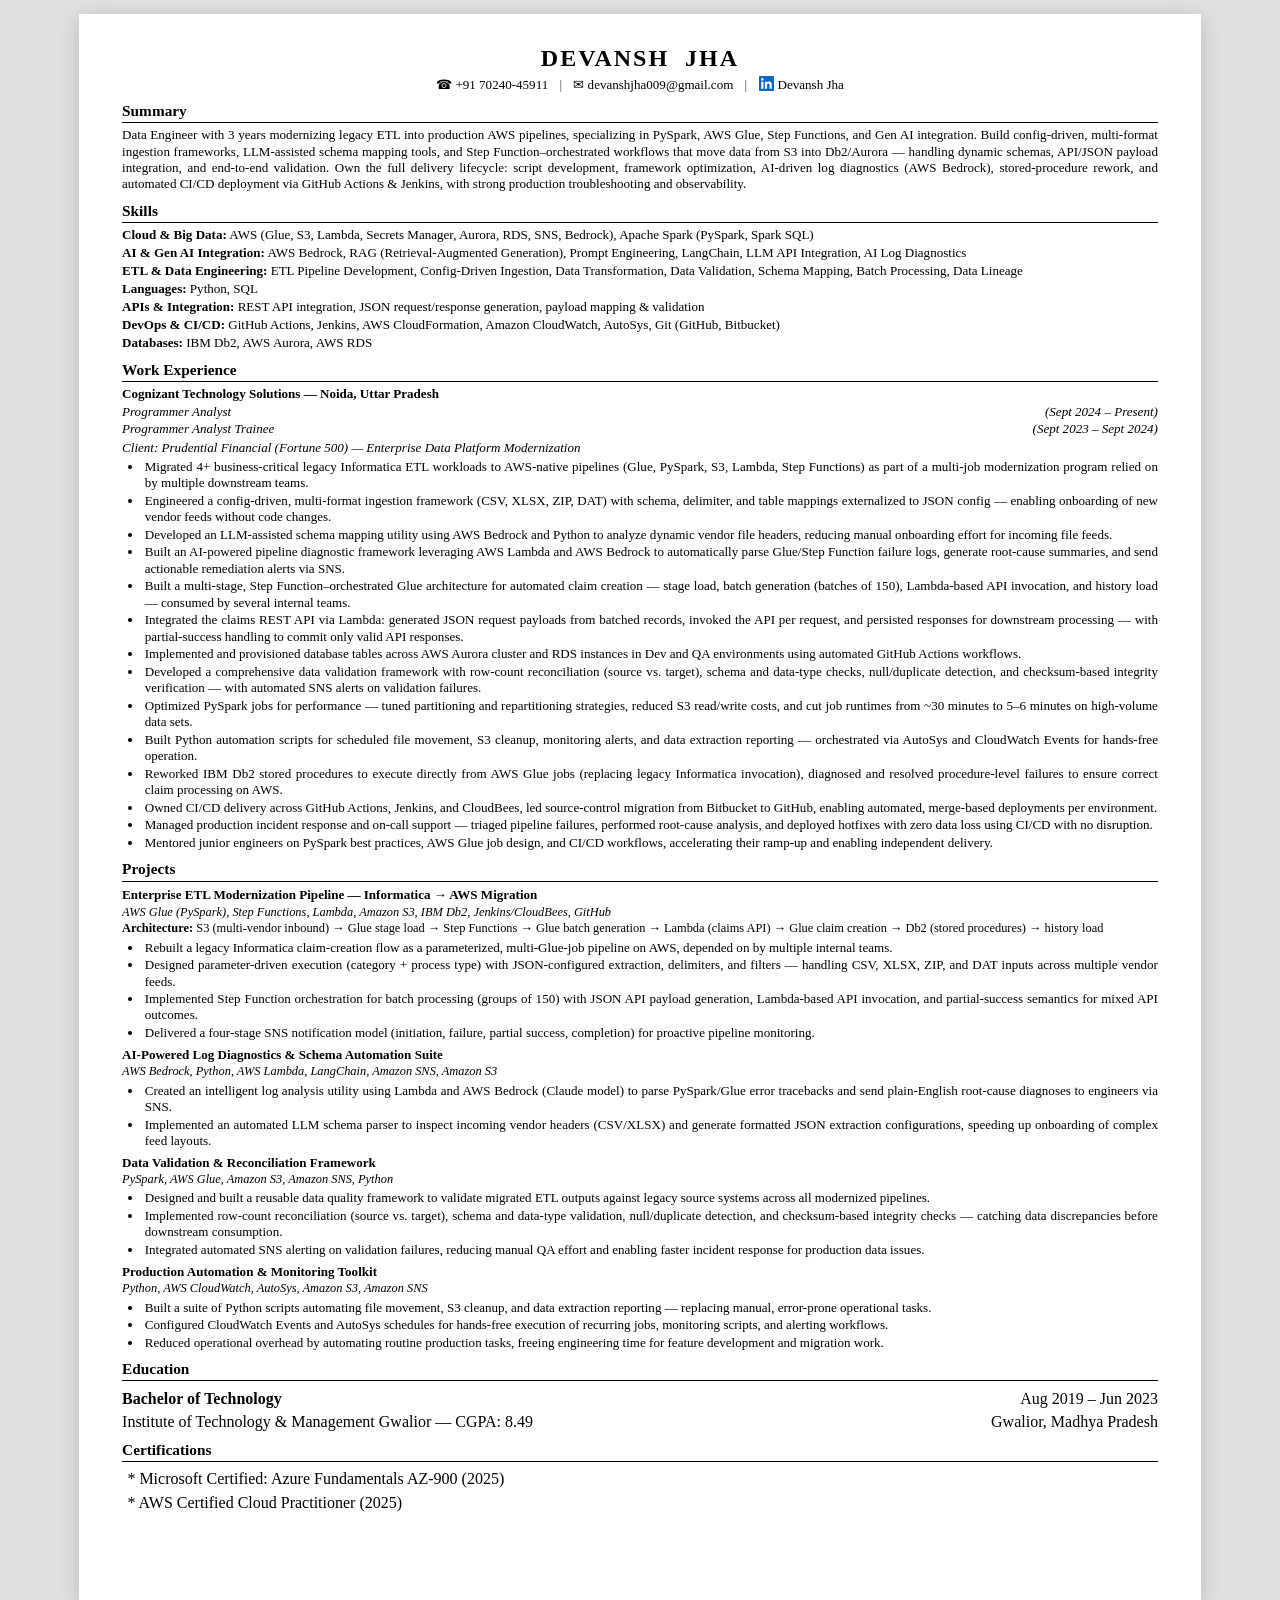
<file: Devansh Resume A3.html>
<!DOCTYPE html>
<html lang="en">
<head>
  <meta charset="UTF-8">
  <meta name="viewport" content="width=device-width, initial-scale=1.0">
  <title>Devansh Jha – Resume (A3 Format)</title>
  <style>
    /* ── Reset & Page Setup for A3 Size ── */
    *, *::before, *::after { margin: 0; padding: 0; box-sizing: border-box; }

    @page {
      size: A3 portrait;
      margin: 0;
    }

    body {
      font-family: 'Times New Roman', Times, serif;
      font-size: 9.8pt;
      line-height: 1.25;
      color: #000;
      background: #e0e0e0;
    }

    .page {
      width: 11.69in;
      min-height: 16.54in;
      margin: 0.15in auto;
      padding: 0.3in 0.45in 0.3in 0.45in;
      background: #fff;
      box-shadow: 0 4px 20px rgba(0,0,0,0.18);
    }

    @media print {
      html, body {
        background: #fff;
        margin: 0;
        padding: 0;
      }
      .page {
        width: 11.69in;
        margin: 0;
        box-shadow: none;
        padding: 0.3in 0.45in 0.3in 0.45in;
      }
    }

    /* ── Name (h1) ── */
    h1 {
      text-align: center;
      font-family: 'Times New Roman', Times, serif;
      font-size: 18pt;
      font-weight: bold;
      letter-spacing: 2px;
      margin-bottom: 2pt;
    }

    /* ── Contact row ── */
    .contact {
      text-align: center;
      font-size: 9.8pt;
      margin-bottom: 4pt;
      color: #000;
    }
    .contact a {
      color: #000;
      text-decoration: none;
    }
    .contact .sep {
      margin: 0 8px;
      color: #444;
    }

    /* ── Section headings (h2) ── */
    h2 {
      font-family: 'Times New Roman', Times, serif;
      font-size: 11.5pt;
      font-weight: bold;
      border-bottom: 1.5px solid #000;
      padding-bottom: 1.5pt;
      margin-top: 6pt;
      margin-bottom: 3pt;
    }

    /* ── Body text ── */
    p, li {
      font-size: 9.8pt;
      line-height: 1.25;
      text-align: justify;
    }

    .summary-text {
      font-size: 9.8pt;
      line-height: 1.25;
      text-align: justify;
    }

    /* ── Skills ── */
    .skill-line {
      font-size: 9.8pt;
      line-height: 1.28;
      margin-bottom: 1pt;
    }
    .skill-line strong {
      font-weight: bold;
    }

    /* ── Work Experience ── */
    .company-line {
      font-weight: bold;
      font-size: 9.8pt;
      margin-top: 3pt;
    }
    .role-line {
      font-size: 9.8pt;
      margin-top: 1pt;
    }
    .role-title {
      font-style: italic;
    }
    .role-date {
      font-style: italic;
      float: right;
    }
    .client-line {
      font-size: 9.8pt;
      margin-top: 1.5pt;
      font-style: italic;
      clear: both;
    }

    /* ── Bullet lists ── */
    ul.bullets {
      list-style: disc;
      margin-left: 16pt;
      margin-top: 2pt;
    }
    ul.bullets li {
      margin-bottom: 1pt;
      padding-left: 1pt;
    }

    /* ── Projects ── */
    .project-title {
      font-weight: bold;
      font-size: 9.8pt;
      margin-top: 4pt;
    }
    .project-tech {
      font-size: 9.3pt;
      font-style: italic;
      margin-top: 1pt;
      margin-bottom: 1pt;
    }
    .project-arch {
      font-size: 9.3pt;
      margin-bottom: 2pt;
    }
    .project-arch strong {
      font-weight: bold;
    }

    /* ── Education ── */
    .edu-row {
      font-size: 12pt;
      margin-top: 6pt;
    }
    .edu-row .right {
      float: right;
    }
    .edu-detail {
      font-size: 12pt;
      margin-top: 2pt;
    }
    .edu-detail .right {
      float: right;
    }

    /* ── Certifications ── */
    ul.certs {
      list-style: none;
      margin-left: 4pt;
      margin-top: 5pt;
    }
    ul.certs li {
      font-size: 12pt;
      margin-bottom: 3pt;
    }
    ul.certs li::before {
      content: "* ";
    }

    /* ── Clearfix ── */
    .clearfix::after {
      content: "";
      display: table;
      clear: both;
    }
  </style>
</head>
<body>
  <div class="page">

    <!-- ═══════════ NAME ═══════════ -->
    <h1>DEVANSH &nbsp;JHA</h1>

    <!-- ═══════════ CONTACT ═══════════ -->
    <div class="contact">
      <span>☎ +91 70240-45911</span>
      <span class="sep">|</span>
      <a href="mailto:devanshjha009@gmail.com">✉ devanshjha009@gmail.com</a>
      <span class="sep">|</span>
      <a href="https://www.linkedin.com/in/devansh-jha-8384a8204/" target="_blank"><svg xmlns="http://www.w3.org/2000/svg" width="15" height="15" viewBox="0 0 24 24" fill="#0A66C2" style="vertical-align: -2px; margin-right: 4px;"><path d="M20.447 20.452h-3.554v-5.569c0-1.328-.027-3.037-1.852-3.037-1.853 0-2.136 1.445-2.136 2.939v5.667H9.351V9h3.414v1.561h.046c.477-.9 1.637-1.85 3.37-1.85 3.601 0 4.267 2.37 4.267 5.455v6.286zM5.337 7.433a2.062 2.062 0 01-2.063-2.065 2.064 2.064 0 112.063 2.065zm1.782 13.019H3.555V9h3.564v11.452zM22.225 0H1.771C.792 0 0 .774 0 1.729v20.542C0 23.227.792 24 1.771 24h20.451C23.2 24 24 23.227 24 22.271V1.729C24 .774 23.2 0 22.222 0h.003z"/></svg>Devansh Jha</a>
    </div>

    <!-- ═══════════ SUMMARY ═══════════ -->
    <h2>Summary</h2>
    <p class="summary-text">
      Data Engineer with 3 years modernizing legacy ETL into production AWS pipelines, specializing in PySpark, AWS Glue,
      Step Functions, and Gen AI integration. Build config-driven, multi-format ingestion frameworks, LLM-assisted schema mapping tools, and Step Function–orchestrated workflows
      that move data from S3 into Db2/Aurora — handling dynamic schemas, API/JSON payload integration, and end-to-end
      validation. Own the full delivery lifecycle: script development, framework optimization, AI-driven log diagnostics (AWS Bedrock), stored-procedure rework, and
      automated CI/CD deployment via GitHub Actions &amp; Jenkins, with strong production troubleshooting and observability.
    </p>

    <!-- ═══════════ SKILLS ═══════════ -->
    <h2>Skills</h2>
    <p class="skill-line"><strong>Cloud &amp; Big Data:</strong> AWS (Glue, S3, Lambda, Secrets Manager, Aurora, RDS, SNS, Bedrock), Apache Spark (PySpark, Spark SQL)</p>
    <p class="skill-line"><strong>AI &amp; Gen AI Integration:</strong> AWS Bedrock, RAG (Retrieval-Augmented Generation), Prompt Engineering, LangChain, LLM API Integration, AI Log Diagnostics</p>
    <p class="skill-line"><strong>ETL &amp; Data Engineering:</strong> ETL Pipeline Development, Config-Driven Ingestion, Data Transformation, Data Validation, Schema Mapping, Batch Processing, Data Lineage</p>
    <p class="skill-line"><strong>Languages:</strong> Python, SQL</p>
    <p class="skill-line"><strong>APIs &amp; Integration:</strong> REST API integration, JSON request/response generation, payload mapping &amp; validation</p>
    <p class="skill-line"><strong>DevOps &amp; CI/CD:</strong> GitHub Actions, Jenkins, AWS CloudFormation, Amazon CloudWatch, AutoSys, Git (GitHub, Bitbucket)</p>
    <p class="skill-line"><strong>Databases:</strong> IBM Db2, AWS Aurora, AWS RDS</p>

    <!-- ═══════════ WORK EXPERIENCE ═══════════ -->
    <h2>Work Experience</h2>

    <div class="company-line">Cognizant Technology Solutions — Noida, Uttar Pradesh</div>

    <div class="role-line clearfix">
      <span class="role-date">(Sept 2024 – Present)</span>
      <span class="role-title">Programmer Analyst</span>
    </div>
    <div class="role-line clearfix">
      <span class="role-date">(Sept 2023 – Sept 2024)</span>
      <span class="role-title">Programmer Analyst Trainee</span>
    </div>

    <div class="client-line">Client: Prudential Financial (Fortune 500) — Enterprise Data Platform Modernization</div>

    <ul class="bullets">
      <li>Migrated 4+ business-critical legacy Informatica ETL workloads to AWS-native pipelines (Glue, PySpark, S3, Lambda, Step Functions) as part of a multi-job modernization program relied on by multiple downstream teams.</li>
      <li>Engineered a config-driven, multi-format ingestion framework (CSV, XLSX, ZIP, DAT) with schema, delimiter, and table mappings externalized to JSON config — enabling onboarding of new vendor feeds without code changes.</li>
      <li>Developed an LLM-assisted schema mapping utility using AWS Bedrock and Python to analyze dynamic vendor file headers, reducing manual onboarding effort for incoming file feeds.</li>
      <li>Built an AI-powered pipeline diagnostic framework leveraging AWS Lambda and AWS Bedrock to automatically parse Glue/Step Function failure logs, generate root-cause summaries, and send actionable remediation alerts via SNS.</li>
      <li>Built a multi-stage, Step Function–orchestrated Glue architecture for automated claim creation — stage load, batch generation (batches of 150), Lambda-based API invocation, and history load — consumed by several internal teams.</li>
      <li>Integrated the claims REST API via Lambda: generated JSON request payloads from batched records, invoked the API per request, and persisted responses for downstream processing — with partial-success handling to commit only valid API responses.</li>
      <li>Implemented and provisioned database tables across AWS Aurora cluster and RDS instances in Dev and QA environments using automated GitHub Actions workflows.</li>
      <li>Developed a comprehensive data validation framework with row-count reconciliation (source vs. target), schema and data-type checks, null/duplicate detection, and checksum-based integrity verification — with automated SNS alerts on validation failures.</li>
      <li>Optimized PySpark jobs for performance — tuned partitioning and repartitioning strategies, reduced S3 read/write costs, and cut job runtimes from ~30 minutes to 5–6 minutes on high-volume data sets.</li>
      <li>Built Python automation scripts for scheduled file movement, S3 cleanup, monitoring alerts, and data extraction reporting — orchestrated via AutoSys and CloudWatch Events for hands-free operation.</li>
      <li>Reworked IBM Db2 stored procedures to execute directly from AWS Glue jobs (replacing legacy Informatica invocation), diagnosed and resolved procedure-level failures to ensure correct claim processing on AWS.</li>
      <li>Owned CI/CD delivery across GitHub Actions, Jenkins, and CloudBees, led source-control migration from Bitbucket to GitHub, enabling automated, merge-based deployments per environment.</li>
      <li>Managed production incident response and on-call support — triaged pipeline failures, performed root-cause analysis, and deployed hotfixes with zero data loss using CI/CD with no disruption.</li>
      <li>Mentored junior engineers on PySpark best practices, AWS Glue job design, and CI/CD workflows, accelerating their ramp-up and enabling independent delivery.</li>
    </ul>

    <!-- ═══════════ PROJECTS ═══════════ -->
    <h2>Projects</h2>

    <div class="project-title">Enterprise ETL Modernization Pipeline — Informatica → AWS Migration</div>
    <div class="project-tech">AWS Glue (PySpark), Step Functions, Lambda, Amazon S3, IBM Db2, Jenkins/CloudBees, GitHub</div>
    <p class="project-arch"><strong>Architecture:</strong> S3 (multi-vendor inbound) → Glue stage load → Step Functions → Glue batch generation → Lambda (claims API) → Glue claim creation → Db2 (stored procedures) → history load</p>

    <ul class="bullets">
      <li>Rebuilt a legacy Informatica claim-creation flow as a parameterized, multi-Glue-job pipeline on AWS, depended on by multiple internal teams.</li>
      <li>Designed parameter-driven execution (category + process type) with JSON-configured extraction, delimiters, and filters — handling CSV, XLSX, ZIP, and DAT inputs across multiple vendor feeds.</li>
      <li>Implemented Step Function orchestration for batch processing (groups of 150) with JSON API payload generation, Lambda-based API invocation, and partial-success semantics for mixed API outcomes.</li>
      <li>Delivered a four-stage SNS notification model (initiation, failure, partial success, completion) for proactive pipeline monitoring.</li>
    </ul>

    <div class="project-title">AI-Powered Log Diagnostics &amp; Schema Automation Suite</div>
    <div class="project-tech">AWS Bedrock, Python, AWS Lambda, LangChain, Amazon SNS, Amazon S3</div>

    <ul class="bullets">
      <li>Created an intelligent log analysis utility using Lambda and AWS Bedrock (Claude model) to parse PySpark/Glue error tracebacks and send plain-English root-cause diagnoses to engineers via SNS.</li>
      <li>Implemented an automated LLM schema parser to inspect incoming vendor headers (CSV/XLSX) and generate formatted JSON extraction configurations, speeding up onboarding of complex feed layouts.</li>
    </ul>

    <div class="project-title">Data Validation &amp; Reconciliation Framework</div>
    <div class="project-tech">PySpark, AWS Glue, Amazon S3, Amazon SNS, Python</div>

    <ul class="bullets">
      <li>Designed and built a reusable data quality framework to validate migrated ETL outputs against legacy source systems across all modernized pipelines.</li>
      <li>Implemented row-count reconciliation (source vs. target), schema and data-type validation, null/duplicate detection, and checksum-based integrity checks — catching data discrepancies before downstream consumption.</li>
      <li>Integrated automated SNS alerting on validation failures, reducing manual QA effort and enabling faster incident response for production data issues.</li>
    </ul>

    <div class="project-title">Production Automation &amp; Monitoring Toolkit</div>
    <div class="project-tech">Python, AWS CloudWatch, AutoSys, Amazon S3, Amazon SNS</div>

    <ul class="bullets">
      <li>Built a suite of Python scripts automating file movement, S3 cleanup, and data extraction reporting — replacing manual, error-prone operational tasks.</li>
      <li>Configured CloudWatch Events and AutoSys schedules for hands-free execution of recurring jobs, monitoring scripts, and alerting workflows.</li>
      <li>Reduced operational overhead by automating routine production tasks, freeing engineering time for feature development and migration work.</li>
    </ul>

    <!-- ═══════════ EDUCATION ═══════════ -->
    <h2>Education</h2>

    <div class="edu-row clearfix">
      <span class="right">Aug 2019 – Jun 2023</span>
      <strong>Bachelor of Technology</strong>
    </div>
    <div class="edu-detail clearfix">
      <span class="right">Gwalior, Madhya Pradesh</span>
      <span>Institute of Technology &amp; Management Gwalior — CGPA: 8.49</span>
    </div>

    <!-- ═══════════ CERTIFICATIONS ═══════════ -->
    <h2>Certifications</h2>
    <ul class="certs">
      <li>Microsoft Certified: Azure Fundamentals AZ-900 (2025)</li>
      <li>AWS Certified Cloud Practitioner (2025)</li>
    </ul>

  </div><!-- /page -->
</body>
</html>
</file>
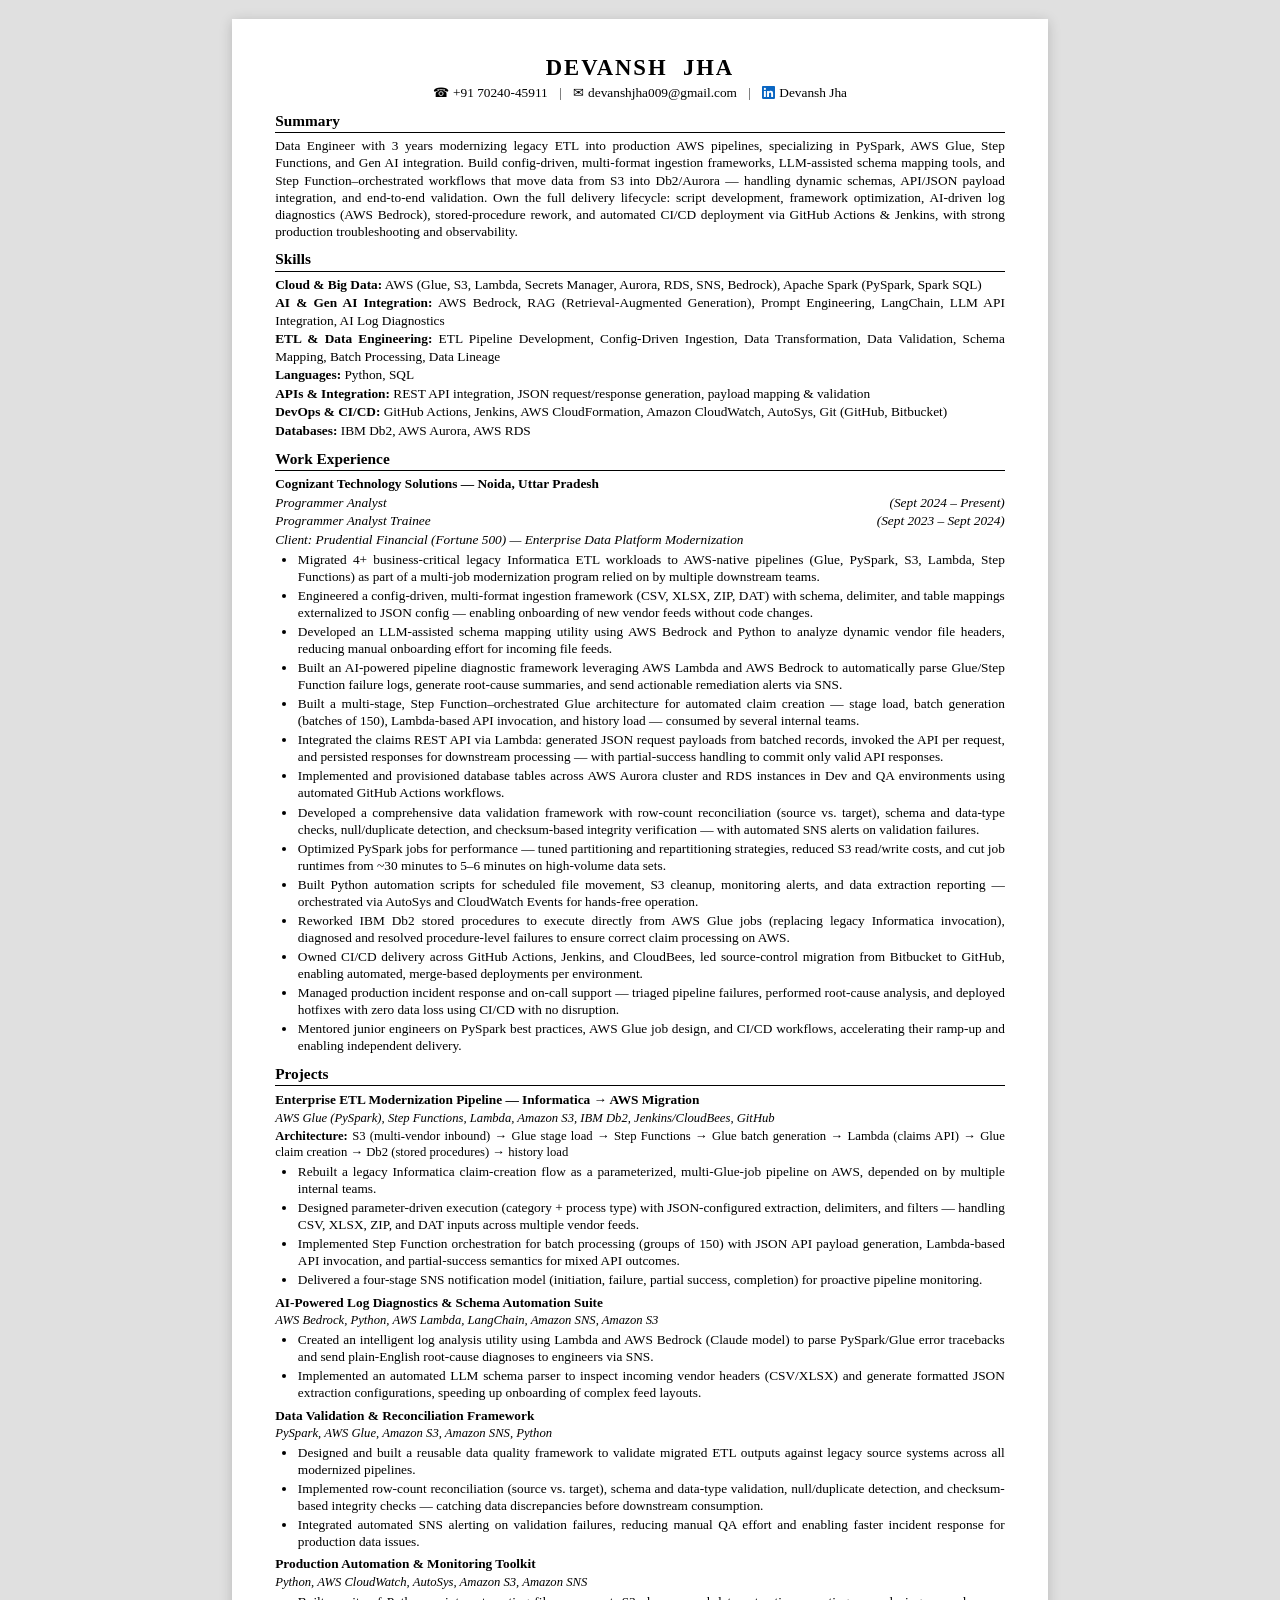
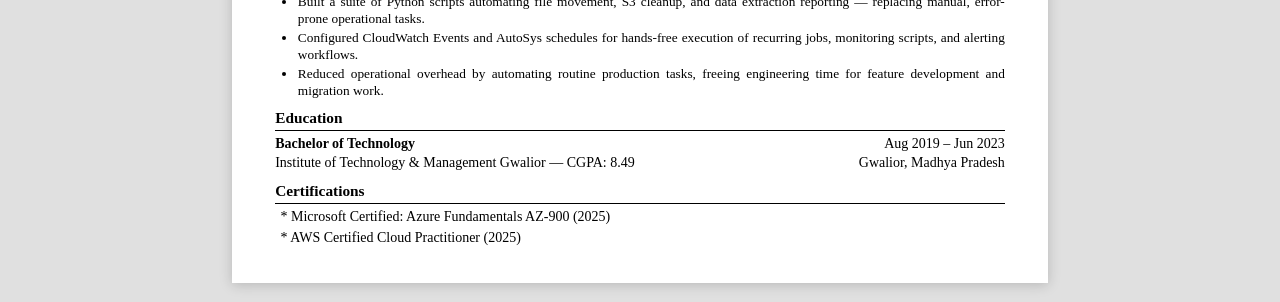
<file: Devansh Resume.html>
<!DOCTYPE html>
<html lang="en">
<head>
  <meta charset="UTF-8">
  <meta name="viewport" content="width=device-width, initial-scale=1.0">
  <title>Devansh Jha – Resume</title>
  <style>
    /* ── Reset & Page ── */
    *, *::before, *::after { margin: 0; padding: 0; box-sizing: border-box; }

    @page {
      size: A4 portrait;
      margin: 0;
    }

    body {
      font-family: 'Times New Roman', Times, serif;
      font-size: 10pt;
      line-height: 1.28;
      color: #000;
      background: #e0e0e0;
    }

    .page {
      width: 8.5in;
      min-height: 11in;
      margin: 0.2in auto;
      padding: 0.35in 0.45in 0.35in 0.45in;
      background: #fff;
      box-shadow: 0 2px 12px rgba(0,0,0,0.18);
    }

    @media print {
      body { background: #fff; }
      .page { margin: 0; box-shadow: none; padding: 0.35in 0.45in 0.35in 0.45in; }
    }

    /* ── Name (h1) ── */
    h1 {
      text-align: center;
      font-family: 'Times New Roman', Times, serif;
      font-size: 17pt;
      font-weight: bold;
      letter-spacing: 2px;
      margin-bottom: 2pt;
    }

    /* ── Contact row ── */
    .contact {
      text-align: center;
      font-size: 10pt;
      margin-bottom: 4pt;
      color: #000;
    }
    .contact a {
      color: #000;
      text-decoration: none;
    }
    .contact .sep {
      margin: 0 8px;
      color: #444;
    }
    .contact .icon {
      margin-right: 4px;
    }

    /* ── Section headings (h2) ── */
    h2 {
      font-family: 'Times New Roman', Times, serif;
      font-size: 11.5pt;
      font-weight: bold;
      border-bottom: 1.5px solid #000;
      padding-bottom: 1.5pt;
      margin-top: 7pt;
      margin-bottom: 3pt;
    }

    /* ── Body text ── */
    p, li {
      font-size: 10pt;
      line-height: 1.28;
      text-align: justify;
    }

    .summary-text {
      font-size: 10pt;
      line-height: 1.28;
      text-align: justify;
    }

    /* ── Skills (no table) ── */
    .skill-line {
      font-size: 10pt;
      line-height: 1.3;
      margin-bottom: 1pt;
    }
    .skill-line strong {
      font-weight: bold;
    }

    /* ── Work Experience ── */
    .company-line {
      font-weight: bold;
      font-size: 10pt;
      margin-top: 3pt;
    }
    .role-line {
      font-size: 10pt;
      margin-top: 1pt;
    }
    .role-title {
      font-style: italic;
    }
    .role-date {
      font-style: italic;
      float: right;
    }
    .client-line {
      font-size: 10pt;
      margin-top: 1.5pt;
      font-style: italic;
      clear: both;
    }

    /* ── Bullet lists ── */
    ul.bullets {
      list-style: disc;
      margin-left: 16pt;
      margin-top: 2pt;
    }
    ul.bullets li {
      margin-bottom: 1.5pt;
      padding-left: 1pt;
    }

    /* ── Projects ── */
    .project-title {
      font-weight: bold;
      font-size: 10pt;
      margin-top: 4pt;
    }
    .project-tech {
      font-size: 9.5pt;
      font-style: italic;
      margin-top: 1pt;
      margin-bottom: 1.5pt;
    }
    .project-arch {
      font-size: 9.5pt;
      margin-bottom: 2pt;
    }
    .project-arch strong {
      font-weight: bold;
    }

    /* ── Education ── */
    .edu-row {
      font-size: 10.5pt;
      margin-top: 3pt;
    }
    .edu-row .right {
      float: right;
    }
    .edu-detail {
      font-size: 10.5pt;
      margin-top: 1pt;
    }
    .edu-detail .right {
      float: right;
    }

    /* ── Certifications ── */
    ul.certs {
      list-style: none;
      margin-left: 4pt;
      margin-top: 3pt;
    }
    ul.certs li {
      font-size: 10.5pt;
      margin-bottom: 2pt;
    }
    ul.certs li::before {
      content: "* ";
    }

    /* ── Clearfix ── */
    .clearfix::after {
      content: "";
      display: table;
      clear: both;
    }
  </style>
</head>
<body>
  <div class="page">

    <!-- ═══════════ NAME ═══════════ -->
    <h1>DEVANSH &nbsp;JHA</h1>

    <!-- ═══════════ CONTACT ═══════════ -->
    <div class="contact">
      <span><span class="icon">☎</span>+91 70240-45911</span>
      <span class="sep">|</span>
      <a href="mailto:devanshjha009@gmail.com"><span class="icon">✉</span>devanshjha009@gmail.com</a>
      <span class="sep">|</span>
      <a href="https://www.linkedin.com/in/devansh-jha-8384a8204/" target="_blank"><svg xmlns="http://www.w3.org/2000/svg" width="13" height="13" viewBox="0 0 24 24" fill="#0A66C2" style="vertical-align: -2px; margin-right: 4px;"><path d="M20.447 20.452h-3.554v-5.569c0-1.328-.027-3.037-1.852-3.037-1.853 0-2.136 1.445-2.136 2.939v5.667H9.351V9h3.414v1.561h.046c.477-.9 1.637-1.85 3.37-1.85 3.601 0 4.267 2.37 4.267 5.455v6.286zM5.337 7.433a2.062 2.062 0 01-2.063-2.065 2.064 2.064 0 112.063 2.065zm1.782 13.019H3.555V9h3.564v11.452zM22.225 0H1.771C.792 0 0 .774 0 1.729v20.542C0 23.227.792 24 1.771 24h20.451C23.2 24 24 23.227 24 22.271V1.729C24 .774 23.2 0 22.222 0h.003z"/></svg>Devansh Jha</a>
    </div>

    <!-- ═══════════ SUMMARY ═══════════ -->
    <h2>Summary</h2>
    <p class="summary-text">
      Data Engineer with 3 years modernizing legacy ETL into production AWS pipelines, specializing in PySpark, AWS Glue,
      Step Functions, and Gen AI integration. Build config-driven, multi-format ingestion frameworks, LLM-assisted schema mapping tools, and Step Function–orchestrated workflows
      that move data from S3 into Db2/Aurora — handling dynamic schemas, API/JSON payload integration, and end-to-end
      validation. Own the full delivery lifecycle: script development, framework optimization, AI-driven log diagnostics (AWS Bedrock), stored-procedure rework, and
      automated CI/CD deployment via GitHub Actions &amp; Jenkins, with strong production troubleshooting and observability.
    </p>

    <!-- ═══════════ SKILLS ═══════════ -->
    <h2>Skills</h2>
    <p class="skill-line"><strong>Cloud &amp; Big Data:</strong> AWS (Glue, S3, Lambda, Secrets Manager, Aurora, RDS, SNS, Bedrock), Apache Spark (PySpark, Spark SQL)</p>
    <p class="skill-line"><strong>AI &amp; Gen AI Integration:</strong> AWS Bedrock, RAG (Retrieval-Augmented Generation), Prompt Engineering, LangChain, LLM API Integration, AI Log Diagnostics</p>
    <p class="skill-line"><strong>ETL &amp; Data Engineering:</strong> ETL Pipeline Development, Config-Driven Ingestion, Data Transformation, Data Validation, Schema Mapping, Batch Processing, Data Lineage</p>
    <p class="skill-line"><strong>Languages:</strong> Python, SQL</p>
    <p class="skill-line"><strong>APIs &amp; Integration:</strong> REST API integration, JSON request/response generation, payload mapping &amp; validation</p>
    <p class="skill-line"><strong>DevOps &amp; CI/CD:</strong> GitHub Actions, Jenkins, AWS CloudFormation, Amazon CloudWatch, AutoSys, Git (GitHub, Bitbucket)</p>
    <p class="skill-line"><strong>Databases:</strong> IBM Db2, AWS Aurora, AWS RDS</p>

    <!-- ═══════════ WORK EXPERIENCE ═══════════ -->
    <h2>Work Experience</h2>

    <div class="company-line">Cognizant Technology Solutions — Noida, Uttar Pradesh</div>

    <div class="role-line clearfix">
      <span class="role-date">(Sept 2024 – Present)</span>
      <span class="role-title">Programmer Analyst</span>
    </div>
    <div class="role-line clearfix">
      <span class="role-date">(Sept 2023 – Sept 2024)</span>
      <span class="role-title">Programmer Analyst Trainee</span>
    </div>

    <div class="client-line">Client: Prudential Financial (Fortune 500) — Enterprise Data Platform Modernization</div>

    <ul class="bullets">
      <li>Migrated 4+ business-critical legacy Informatica ETL workloads to AWS-native pipelines (Glue, PySpark, S3, Lambda, Step Functions) as part of a multi-job modernization program relied on by multiple downstream teams.</li>
      <li>Engineered a config-driven, multi-format ingestion framework (CSV, XLSX, ZIP, DAT) with schema, delimiter, and table mappings externalized to JSON config — enabling onboarding of new vendor feeds without code changes.</li>
      <li>Developed an LLM-assisted schema mapping utility using AWS Bedrock and Python to analyze dynamic vendor file headers, reducing manual onboarding effort for incoming file feeds.</li>
      <li>Built an AI-powered pipeline diagnostic framework leveraging AWS Lambda and AWS Bedrock to automatically parse Glue/Step Function failure logs, generate root-cause summaries, and send actionable remediation alerts via SNS.</li>
      <li>Built a multi-stage, Step Function–orchestrated Glue architecture for automated claim creation — stage load, batch generation (batches of 150), Lambda-based API invocation, and history load — consumed by several internal teams.</li>
      <li>Integrated the claims REST API via Lambda: generated JSON request payloads from batched records, invoked the API per request, and persisted responses for downstream processing — with partial-success handling to commit only valid API responses.</li>
      <li>Implemented and provisioned database tables across AWS Aurora cluster and RDS instances in Dev and QA environments using automated GitHub Actions workflows.</li>
      <li>Developed a comprehensive data validation framework with row-count reconciliation (source vs. target), schema and data-type checks, null/duplicate detection, and checksum-based integrity verification — with automated SNS alerts on validation failures.</li>
      <li>Optimized PySpark jobs for performance — tuned partitioning and repartitioning strategies, reduced S3 read/write costs, and cut job runtimes from ~30 minutes to 5–6 minutes on high-volume data sets.</li>
      <li>Built Python automation scripts for scheduled file movement, S3 cleanup, monitoring alerts, and data extraction reporting — orchestrated via AutoSys and CloudWatch Events for hands-free operation.</li>
      <li>Reworked IBM Db2 stored procedures to execute directly from AWS Glue jobs (replacing legacy Informatica invocation), diagnosed and resolved procedure-level failures to ensure correct claim processing on AWS.</li>
      <li>Owned CI/CD delivery across GitHub Actions, Jenkins, and CloudBees, led source-control migration from Bitbucket to GitHub, enabling automated, merge-based deployments per environment.</li>
      <li>Managed production incident response and on-call support — triaged pipeline failures, performed root-cause analysis, and deployed hotfixes with zero data loss using CI/CD with no disruption.</li>
      <li>Mentored junior engineers on PySpark best practices, AWS Glue job design, and CI/CD workflows, accelerating their ramp-up and enabling independent delivery.</li>
    </ul>

    <!-- ═══════════ PROJECTS ═══════════ -->
    <h2>Projects</h2>

    <div class="project-title">Enterprise ETL Modernization Pipeline — Informatica → AWS Migration</div>
    <div class="project-tech">AWS Glue (PySpark), Step Functions, Lambda, Amazon S3, IBM Db2, Jenkins/CloudBees, GitHub</div>
    <p class="project-arch"><strong>Architecture:</strong> S3 (multi-vendor inbound) → Glue stage load → Step Functions → Glue batch generation → Lambda (claims API) → Glue claim creation → Db2 (stored procedures) → history load</p>

    <ul class="bullets">
      <li>Rebuilt a legacy Informatica claim-creation flow as a parameterized, multi-Glue-job pipeline on AWS, depended on by multiple internal teams.</li>
      <li>Designed parameter-driven execution (category + process type) with JSON-configured extraction, delimiters, and filters — handling CSV, XLSX, ZIP, and DAT inputs across multiple vendor feeds.</li>
      <li>Implemented Step Function orchestration for batch processing (groups of 150) with JSON API payload generation, Lambda-based API invocation, and partial-success semantics for mixed API outcomes.</li>
      <li>Delivered a four-stage SNS notification model (initiation, failure, partial success, completion) for proactive pipeline monitoring.</li>
    </ul>

    <div class="project-title">AI-Powered Log Diagnostics &amp; Schema Automation Suite</div>
    <div class="project-tech">AWS Bedrock, Python, AWS Lambda, LangChain, Amazon SNS, Amazon S3</div>

    <ul class="bullets">
      <li>Created an intelligent log analysis utility using Lambda and AWS Bedrock (Claude model) to parse PySpark/Glue error tracebacks and send plain-English root-cause diagnoses to engineers via SNS.</li>
      <li>Implemented an automated LLM schema parser to inspect incoming vendor headers (CSV/XLSX) and generate formatted JSON extraction configurations, speeding up onboarding of complex feed layouts.</li>
    </ul>

    <div class="project-title">Data Validation &amp; Reconciliation Framework</div>
    <div class="project-tech">PySpark, AWS Glue, Amazon S3, Amazon SNS, Python</div>

    <ul class="bullets">
      <li>Designed and built a reusable data quality framework to validate migrated ETL outputs against legacy source systems across all modernized pipelines.</li>
      <li>Implemented row-count reconciliation (source vs. target), schema and data-type validation, null/duplicate detection, and checksum-based integrity checks — catching data discrepancies before downstream consumption.</li>
      <li>Integrated automated SNS alerting on validation failures, reducing manual QA effort and enabling faster incident response for production data issues.</li>
    </ul>

    <div class="project-title">Production Automation &amp; Monitoring Toolkit</div>
    <div class="project-tech">Python, AWS CloudWatch, AutoSys, Amazon S3, Amazon SNS</div>

    <ul class="bullets">
      <li>Built a suite of Python scripts automating file movement, S3 cleanup, and data extraction reporting — replacing manual, error-prone operational tasks.</li>
      <li>Configured CloudWatch Events and AutoSys schedules for hands-free execution of recurring jobs, monitoring scripts, and alerting workflows.</li>
      <li>Reduced operational overhead by automating routine production tasks, freeing engineering time for feature development and migration work.</li>
    </ul>

    <!-- ═══════════ EDUCATION ═══════════ -->
    <h2>Education</h2>

    <div class="edu-row clearfix">
      <span class="right">Aug 2019 – Jun 2023</span>
      <strong>Bachelor of Technology</strong>
    </div>
    <div class="edu-detail clearfix">
      <span class="right">Gwalior, Madhya Pradesh</span>
      <span>Institute of Technology &amp; Management Gwalior — CGPA: 8.49</span>
    </div>

    <!-- ═══════════ CERTIFICATIONS ═══════════ -->
    <h2>Certifications</h2>
    <ul class="certs">
      <li>Microsoft Certified: Azure Fundamentals AZ-900 (2025)</li>
      <li>AWS Certified Cloud Practitioner (2025)</li>
    </ul>

  </div><!-- /page -->
</body>
</html>
</file>
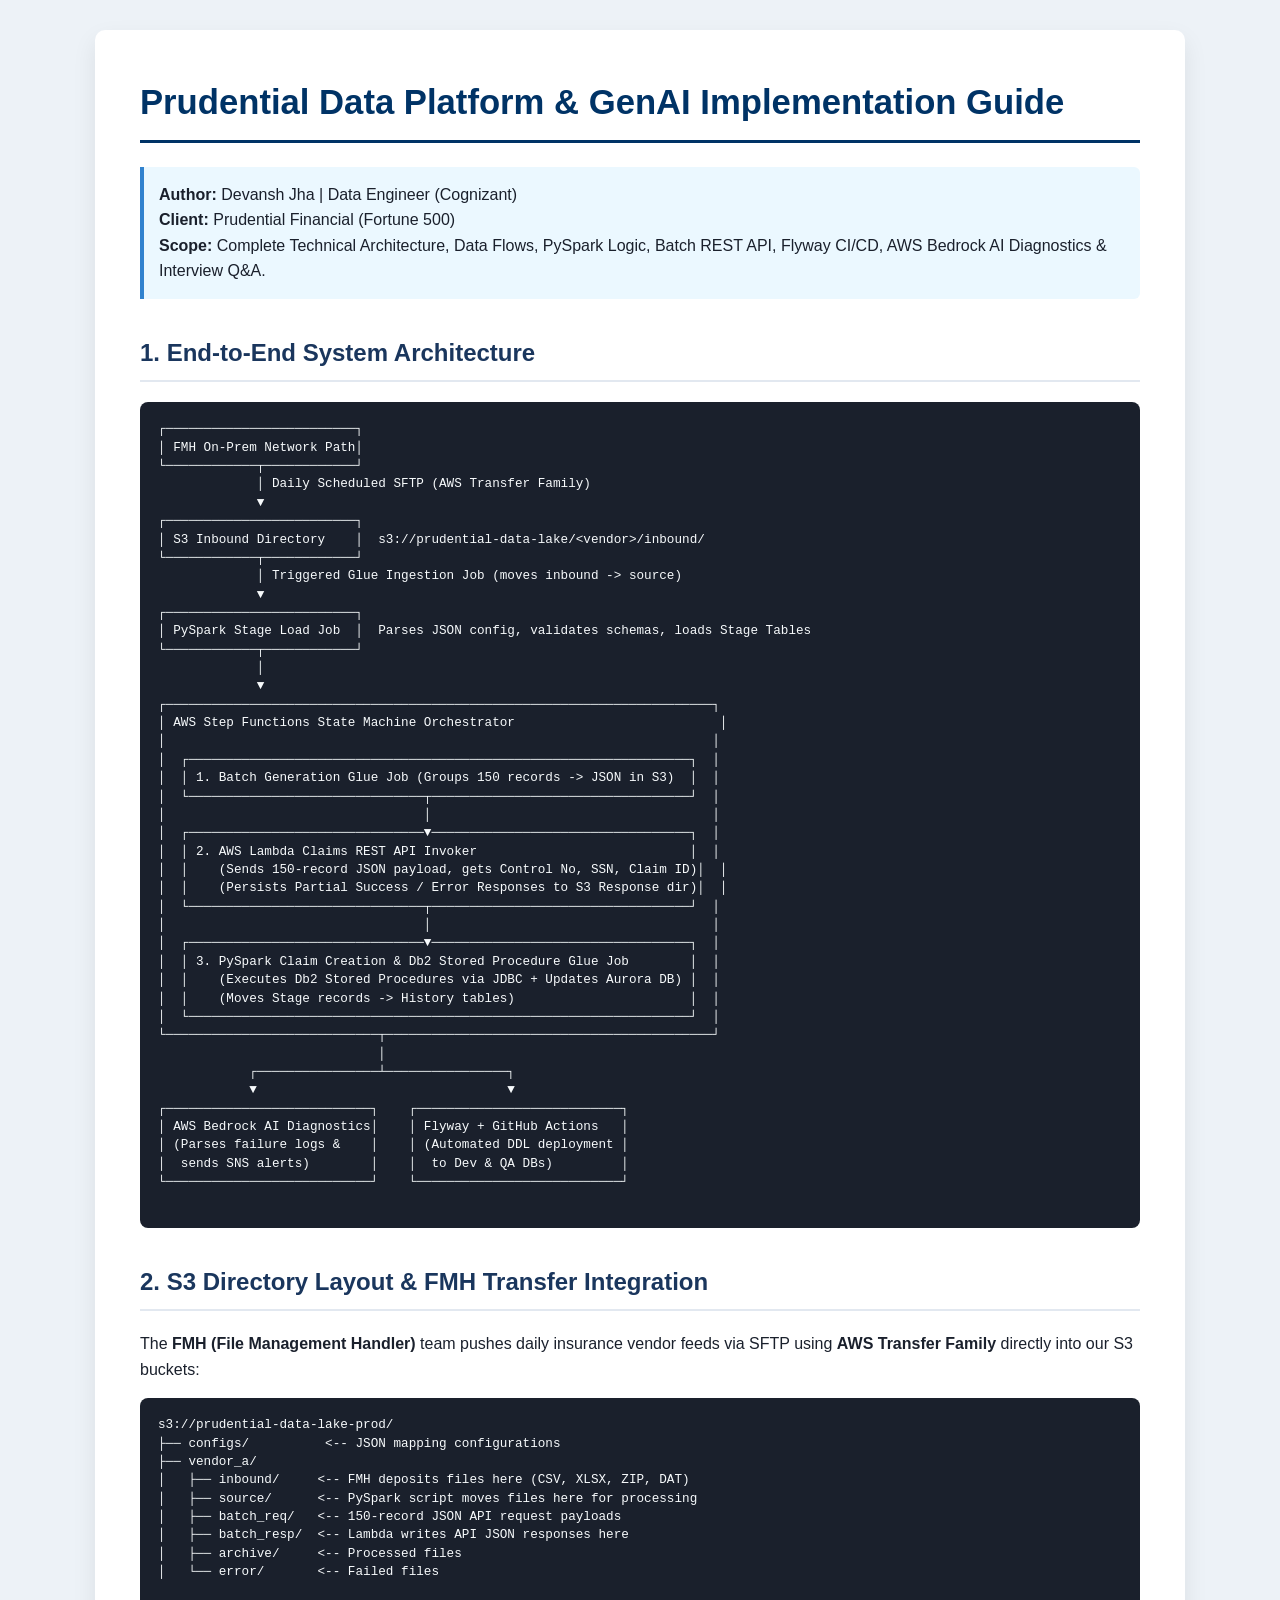
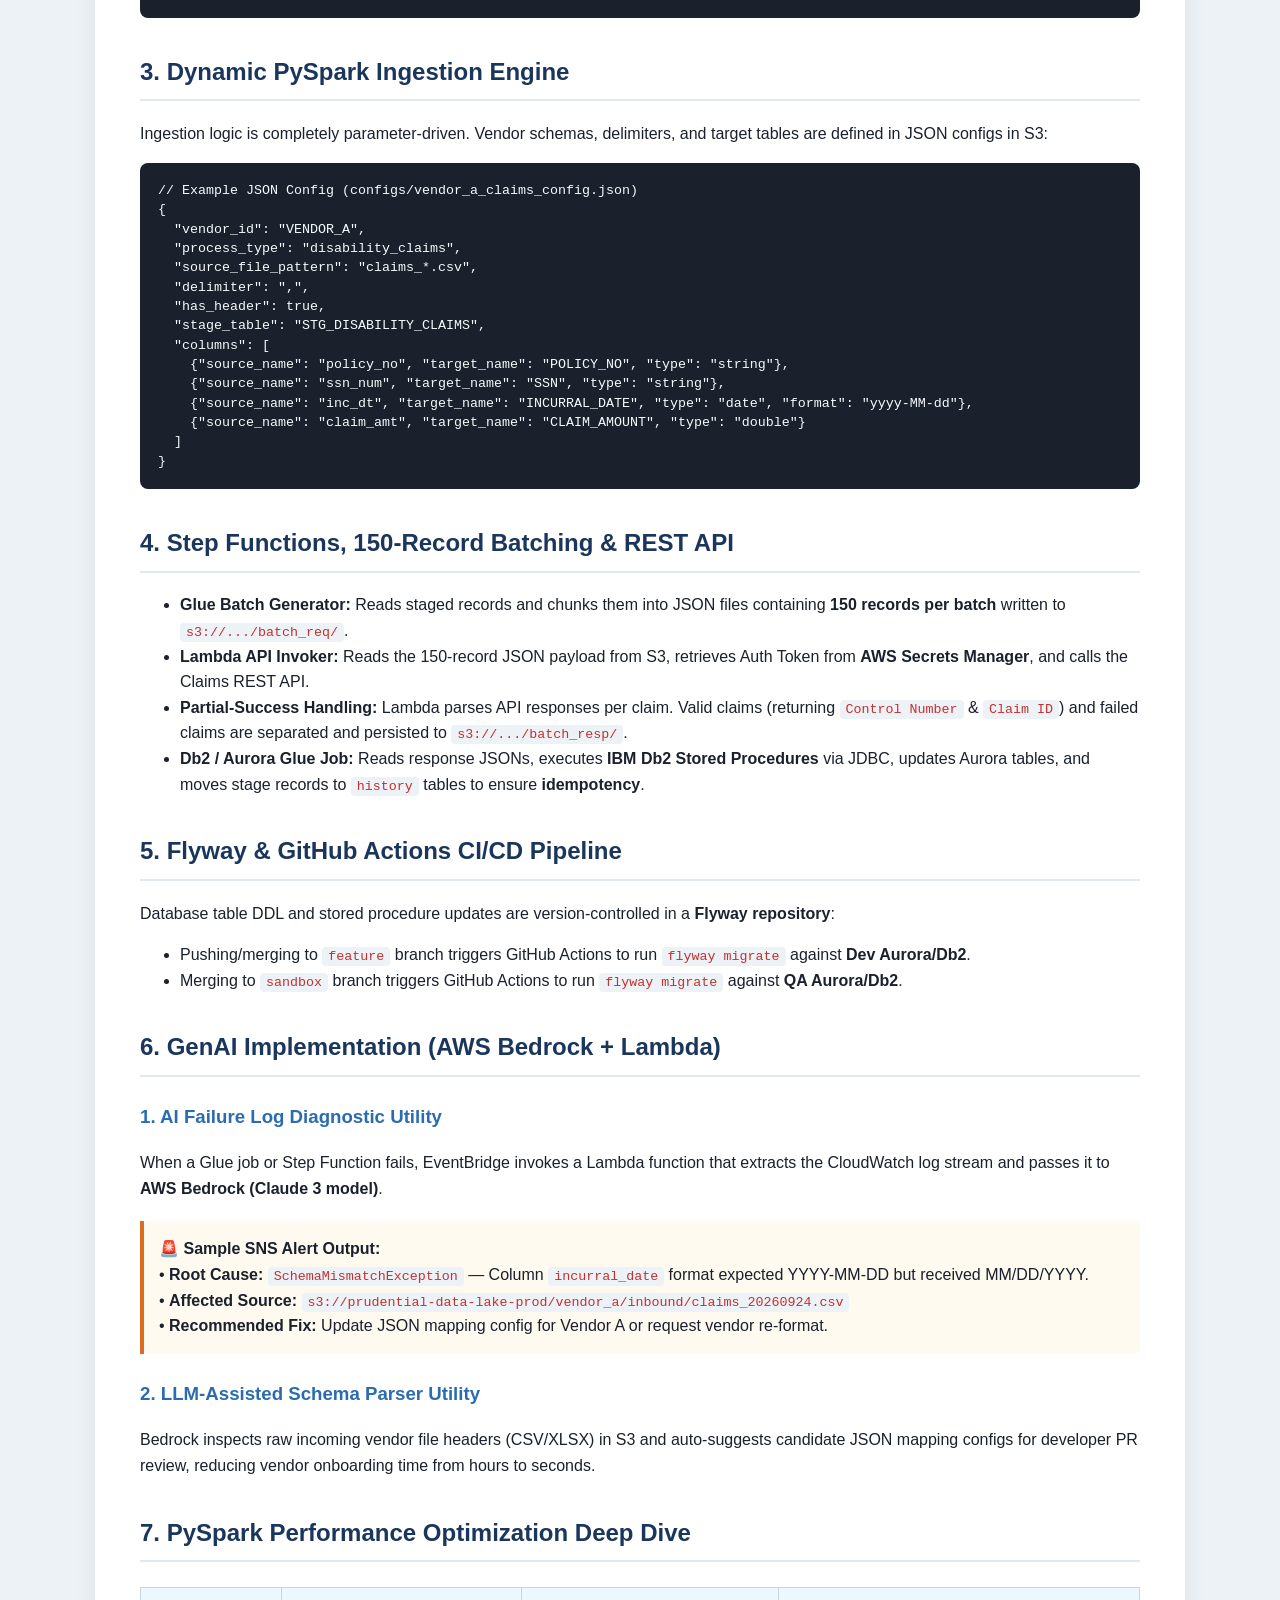
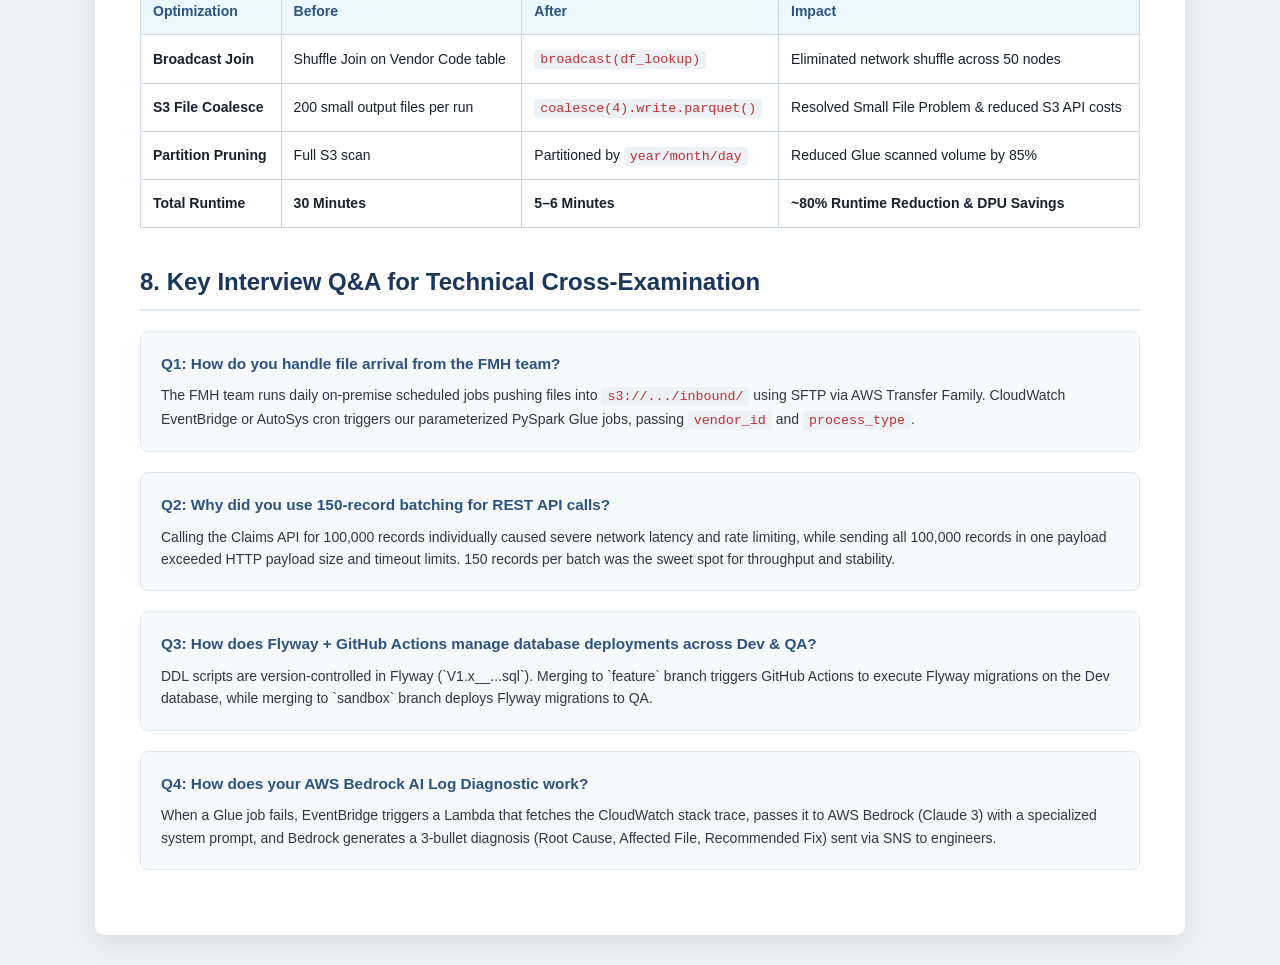
<file: GenAI_and_Project_DeepDive_Guide.html>
<!DOCTYPE html>
<html lang="en">
<head>
  <meta charset="UTF-8">
  <meta name="viewport" content="width=device-width, initial-scale=1.0">
  <title>Devansh Jha – Detailed Project Architecture & GenAI Guide</title>
  <style>
    body {
      font-family: -apple-system, BlinkMacSystemFont, "Segoe UI", Roboto, Helvetica, Arial, sans-serif;
      line-height: 1.6;
      color: #1a202c;
      background: #edf2f7;
      margin: 0;
      padding: 30px 15px;
    }
    .container {
      max-width: 1000px;
      margin: 0 auto;
      background: #ffffff;
      padding: 45px;
      border-radius: 10px;
      box-shadow: 0 10px 25px rgba(0,0,0,0.08);
    }
    h1 {
      color: #003366;
      font-size: 26pt;
      border-bottom: 3px solid #003366;
      padding-bottom: 10px;
      margin-top: 0;
    }
    .meta-box {
      background: #ebf8ff;
      border-left: 4px solid #3182ce;
      padding: 15px;
      margin-bottom: 30px;
      border-radius: 0 6px 6px 0;
    }
    h2 {
      color: #1a365d;
      font-size: 18pt;
      border-bottom: 2px solid #e2e8f0;
      padding-bottom: 8px;
      margin-top: 35px;
    }
    h3 {
      color: #2b6cb0;
      font-size: 14pt;
      margin-top: 25px;
    }
    pre {
      background: #1a202c;
      color: #f7fafc;
      padding: 18px;
      border-radius: 8px;
      overflow-x: auto;
      font-family: "Fira Code", "Courier New", Courier, monospace;
      font-size: 9.5pt;
      line-height: 1.45;
    }
    code {
      background: #edf2f7;
      color: #c53030;
      padding: 2px 6px;
      border-radius: 4px;
      font-family: "Courier New", Courier, monospace;
      font-size: 10pt;
    }
    pre code {
      background: transparent;
      color: inherit;
      padding: 0;
    }
    table {
      width: 100%;
      border-collapse: collapse;
      margin: 25px 0;
      font-size: 10.5pt;
    }
    th, td {
      border: 1px solid #cbd5e0;
      padding: 12px;
      text-align: left;
    }
    th {
      background: #ebf8ff;
      color: #2c5282;
      font-weight: bold;
    }
    blockquote {
      background: #fffaf0;
      border-left: 4px solid #dd6b20;
      padding: 15px;
      margin: 20px 0;
      border-radius: 0 6px 6px 0;
    }
    .qa-card {
      background: #f7fafc;
      border: 1px solid #e2e8f0;
      padding: 20px;
      margin-bottom: 20px;
      border-radius: 8px;
    }
    .qa-q {
      font-weight: bold;
      color: #2c5282;
      font-size: 11.5pt;
      margin-bottom: 8px;
    }
    .qa-a {
      color: #2d3748;
      font-size: 10.5pt;
    }
  </style>
</head>
<body>
  <div class="container">
    <h1>Prudential Data Platform & GenAI Implementation Guide</h1>
    <div class="meta-box">
      <strong>Author:</strong> Devansh Jha | Data Engineer (Cognizant)<br>
      <strong>Client:</strong> Prudential Financial (Fortune 500)<br>
      <strong>Scope:</strong> Complete Technical Architecture, Data Flows, PySpark Logic, Batch REST API, Flyway CI/CD, AWS Bedrock AI Diagnostics & Interview Q&A.
    </div>

    <h2>1. End-to-End System Architecture</h2>
    <pre>
┌─────────────────────────┐
│ FMH On-Prem Network Path│
└────────────┬────────────┘
             │ Daily Scheduled SFTP (AWS Transfer Family)
             ▼
┌─────────────────────────┐
│ S3 Inbound Directory    │  s3://prudential-data-lake/&lt;vendor&gt;/inbound/
└────────────┬────────────┘
             │ Triggered Glue Ingestion Job (moves inbound -&gt; source)
             ▼
┌─────────────────────────┐
│ PySpark Stage Load Job  │  Parses JSON config, validates schemas, loads Stage Tables
└────────────┬────────────┘
             │
             ▼
┌────────────────────────────────────────────────────────────────────────┐
│ AWS Step Functions State Machine Orchestrator                           │
│                                                                        │
│  ┌──────────────────────────────────────────────────────────────────┐  │
│  │ 1. Batch Generation Glue Job (Groups 150 records -&gt; JSON in S3)  │  │
│  └───────────────────────────────┬──────────────────────────────────┘  │
│                                  │                                     │
│  ┌───────────────────────────────▼──────────────────────────────────┐  │
│  │ 2. AWS Lambda Claims REST API Invoker                            │  │
│  │    (Sends 150-record JSON payload, gets Control No, SSN, Claim ID)│  │
│  │    (Persists Partial Success / Error Responses to S3 Response dir)│  │
│  └───────────────────────────────┬──────────────────────────────────┘  │
│                                  │                                     │
│  ┌───────────────────────────────▼──────────────────────────────────┐  │
│  │ 3. PySpark Claim Creation &amp; Db2 Stored Procedure Glue Job        │  │
│  │    (Executes Db2 Stored Procedures via JDBC + Updates Aurora DB) │  │
│  │    (Moves Stage records -&gt; History tables)                       │  │
│  └──────────────────────────────────────────────────────────────────┘  │
└────────────────────────────┬───────────────────────────────────────────┘
                             │
            ┌────────────────┴────────────────┐
            ▼                                 ▼
┌───────────────────────────┐    ┌───────────────────────────┐
│ AWS Bedrock AI Diagnostics│    │ Flyway + GitHub Actions   │
│ (Parses failure logs &amp;    │    │ (Automated DDL deployment │
│  sends SNS alerts)        │    │  to Dev &amp; QA DBs)         │
└───────────────────────────┘    └───────────────────────────┘
    </pre>

    <h2>2. S3 Directory Layout &amp; FMH Transfer Integration</h2>
    <p>The <strong>FMH (File Management Handler)</strong> team pushes daily insurance vendor feeds via SFTP using <strong>AWS Transfer Family</strong> directly into our S3 buckets:</p>
    <pre>
s3://prudential-data-lake-prod/
├── configs/          <-- JSON mapping configurations
├── vendor_a/
│   ├── inbound/     <-- FMH deposits files here (CSV, XLSX, ZIP, DAT)
│   ├── source/      <-- PySpark script moves files here for processing
│   ├── batch_req/   <-- 150-record JSON API request payloads
│   ├── batch_resp/  <-- Lambda writes API JSON responses here
│   ├── archive/     <-- Processed files
│   └── error/       <-- Failed files
    </pre>

    <h2>3. Dynamic PySpark Ingestion Engine</h2>
    <p>Ingestion logic is completely parameter-driven. Vendor schemas, delimiters, and target tables are defined in JSON configs in S3:</p>
    <pre><code>// Example JSON Config (configs/vendor_a_claims_config.json)
{
  "vendor_id": "VENDOR_A",
  "process_type": "disability_claims",
  "source_file_pattern": "claims_*.csv",
  "delimiter": ",",
  "has_header": true,
  "stage_table": "STG_DISABILITY_CLAIMS",
  "columns": [
    {"source_name": "policy_no", "target_name": "POLICY_NO", "type": "string"},
    {"source_name": "ssn_num", "target_name": "SSN", "type": "string"},
    {"source_name": "inc_dt", "target_name": "INCURRAL_DATE", "type": "date", "format": "yyyy-MM-dd"},
    {"source_name": "claim_amt", "target_name": "CLAIM_AMOUNT", "type": "double"}
  ]
}</code></pre>

    <h2>4. Step Functions, 150-Record Batching &amp; REST API</h2>
    <ul>
      <li><strong>Glue Batch Generator:</strong> Reads staged records and chunks them into JSON files containing <strong>150 records per batch</strong> written to <code>s3://.../batch_req/</code>.</li>
      <li><strong>Lambda API Invoker:</strong> Reads the 150-record JSON payload from S3, retrieves Auth Token from <strong>AWS Secrets Manager</strong>, and calls the Claims REST API.</li>
      <li><strong>Partial-Success Handling:</strong> Lambda parses API responses per claim. Valid claims (returning <code>Control Number</code> & <code>Claim ID</code>) and failed claims are separated and persisted to <code>s3://.../batch_resp/</code>.</li>
      <li><strong>Db2 / Aurora Glue Job:</strong> Reads response JSONs, executes <strong>IBM Db2 Stored Procedures</strong> via JDBC, updates Aurora tables, and moves stage records to <code>history</code> tables to ensure <strong>idempotency</strong>.</li>
    </ul>

    <h2>5. Flyway &amp; GitHub Actions CI/CD Pipeline</h2>
    <p>Database table DDL and stored procedure updates are version-controlled in a <strong>Flyway repository</strong>:</p>
    <ul>
      <li>Pushing/merging to <code>feature</code> branch triggers GitHub Actions to run <code>flyway migrate</code> against <strong>Dev Aurora/Db2</strong>.</li>
      <li>Merging to <code>sandbox</code> branch triggers GitHub Actions to run <code>flyway migrate</code> against <strong>QA Aurora/Db2</strong>.</li>
    </ul>

    <h2>6. GenAI Implementation (AWS Bedrock + Lambda)</h2>
    <h3>1. AI Failure Log Diagnostic Utility</h3>
    <p>When a Glue job or Step Function fails, EventBridge invokes a Lambda function that extracts the CloudWatch log stream and passes it to <strong>AWS Bedrock (Claude 3 model)</strong>.</p>
    <blockquote>
      🚨 <strong>Sample SNS Alert Output:</strong><br>
      • <strong>Root Cause:</strong> <code>SchemaMismatchException</code> — Column <code>incurral_date</code> format expected YYYY-MM-DD but received MM/DD/YYYY.<br>
      • <strong>Affected Source:</strong> <code>s3://prudential-data-lake-prod/vendor_a/inbound/claims_20260924.csv</code><br>
      • <strong>Recommended Fix:</strong> Update JSON mapping config for Vendor A or request vendor re-format.
    </blockquote>

    <h3>2. LLM-Assisted Schema Parser Utility</h3>
    <p>Bedrock inspects raw incoming vendor file headers (CSV/XLSX) in S3 and auto-suggests candidate JSON mapping configs for developer PR review, reducing vendor onboarding time from hours to seconds.</p>

    <h2>7. PySpark Performance Optimization Deep Dive</h2>
    <table>
      <thead>
        <tr>
          <th>Optimization</th>
          <th>Before</th>
          <th>After</th>
          <th>Impact</th>
        </tr>
      </thead>
      <tbody>
        <tr>
          <td><strong>Broadcast Join</strong></td>
          <td>Shuffle Join on Vendor Code table</td>
          <td><code>broadcast(df_lookup)</code></td>
          <td>Eliminated network shuffle across 50 nodes</td>
        </tr>
        <tr>
          <td><strong>S3 File Coalesce</strong></td>
          <td>200 small output files per run</td>
          <td><code>coalesce(4).write.parquet()</code></td>
          <td>Resolved Small File Problem &amp; reduced S3 API costs</td>
        </tr>
        <tr>
          <td><strong>Partition Pruning</strong></td>
          <td>Full S3 scan</td>
          <td>Partitioned by <code>year/month/day</code></td>
          <td>Reduced Glue scanned volume by 85%</td>
        </tr>
        <tr>
          <td><strong>Total Runtime</strong></td>
          <td><strong>30 Minutes</strong></td>
          <td><strong>5–6 Minutes</strong></td>
          <td><strong>~80% Runtime Reduction &amp; DPU Savings</strong></td>
        </tr>
      </tbody>
    </table>

    <h2>8. Key Interview Q&amp;A for Technical Cross-Examination</h2>
    <div class="qa-card">
      <div class="qa-q">Q1: How do you handle file arrival from the FMH team?</div>
      <div class="qa-a">The FMH team runs daily on-premise scheduled jobs pushing files into <code>s3://.../inbound/</code> using SFTP via AWS Transfer Family. CloudWatch EventBridge or AutoSys cron triggers our parameterized PySpark Glue jobs, passing <code>vendor_id</code> and <code>process_type</code>.</div>
    </div>
    <div class="qa-card">
      <div class="qa-q">Q2: Why did you use 150-record batching for REST API calls?</div>
      <div class="qa-a">Calling the Claims API for 100,000 records individually caused severe network latency and rate limiting, while sending all 100,000 records in one payload exceeded HTTP payload size and timeout limits. 150 records per batch was the sweet spot for throughput and stability.</div>
    </div>
    <div class="qa-card">
      <div class="qa-q">Q3: How does Flyway + GitHub Actions manage database deployments across Dev & QA?</div>
      <div class="qa-a">DDL scripts are version-controlled in Flyway (`V1.x__...sql`). Merging to `feature` branch triggers GitHub Actions to execute Flyway migrations on the Dev database, while merging to `sandbox` branch deploys Flyway migrations to QA.</div>
    </div>
    <div class="qa-card">
      <div class="qa-q">Q4: How does your AWS Bedrock AI Log Diagnostic work?</div>
      <div class="qa-a">When a Glue job fails, EventBridge triggers a Lambda that fetches the CloudWatch stack trace, passes it to AWS Bedrock (Claude 3) with a specialized system prompt, and Bedrock generates a 3-bullet diagnosis (Root Cause, Affected File, Recommended Fix) sent via SNS to engineers.</div>
    </div>

  </div>
</body>
</html>
</file>
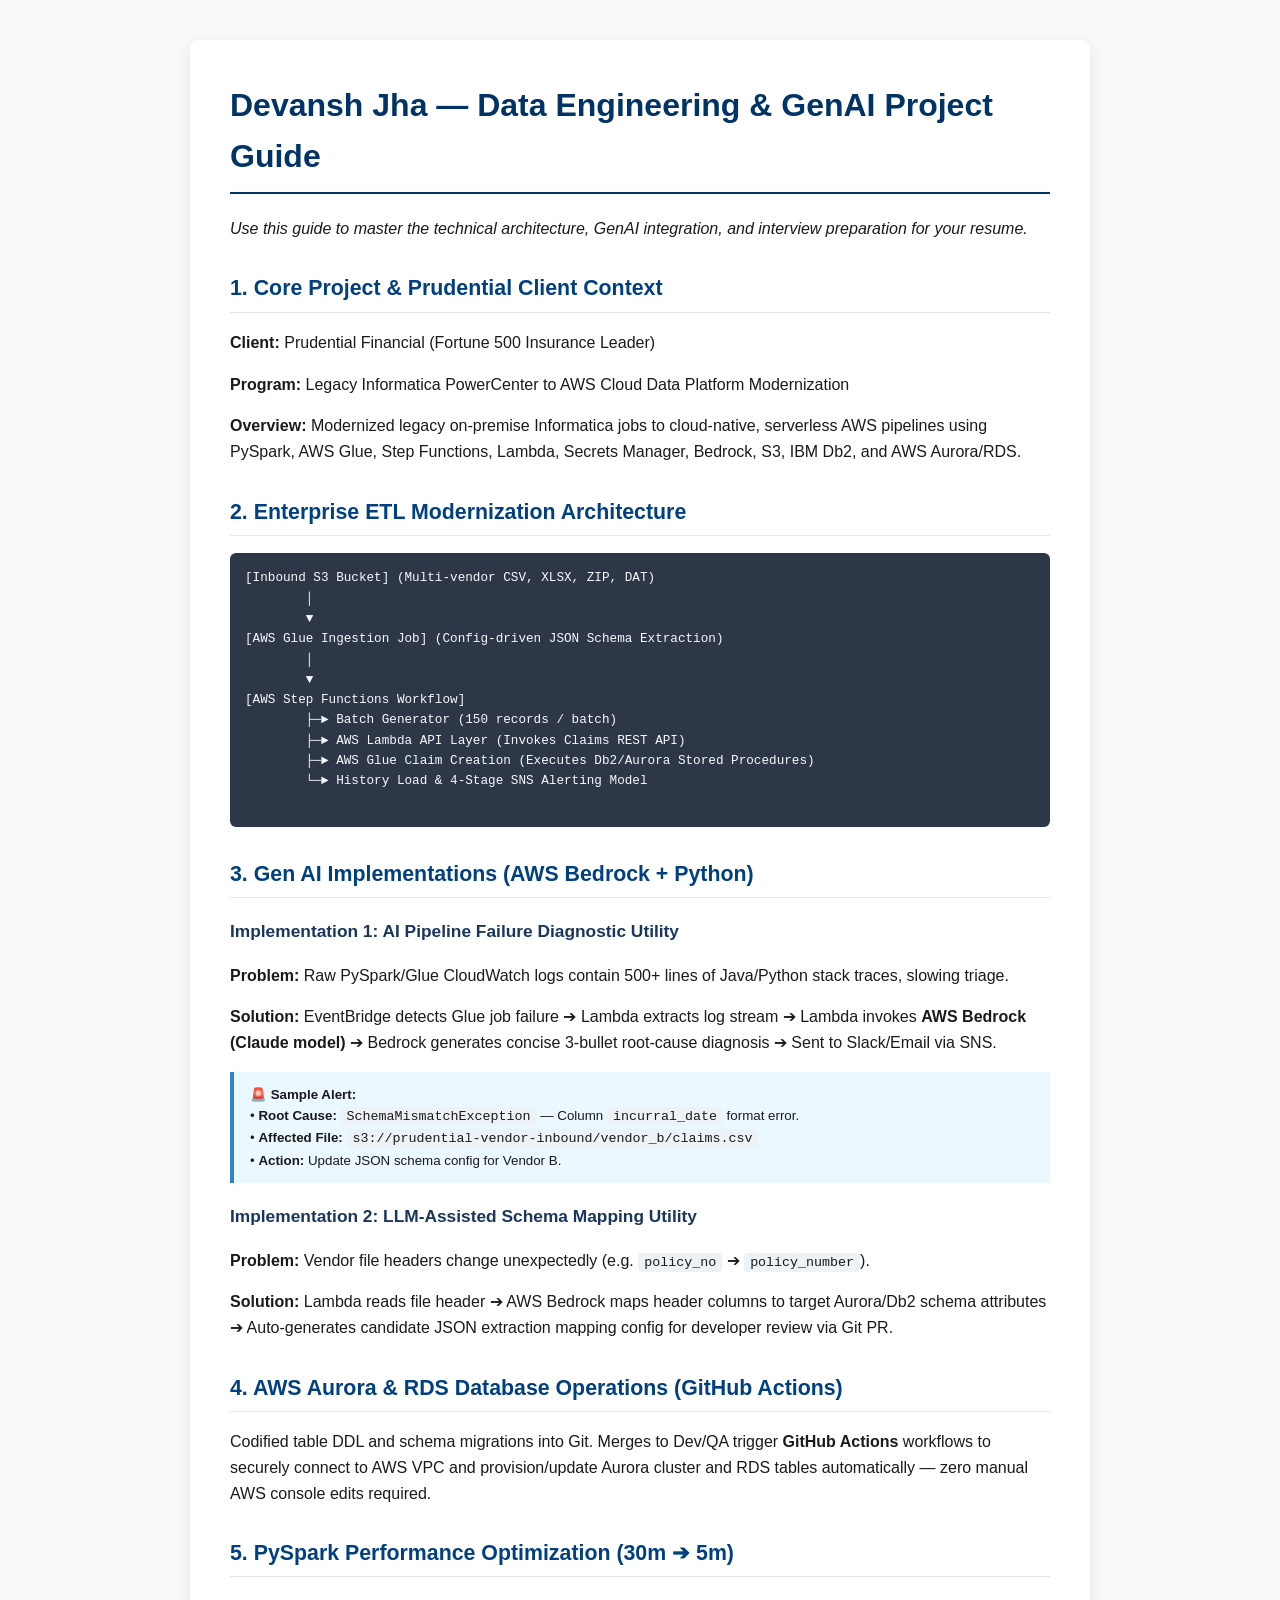
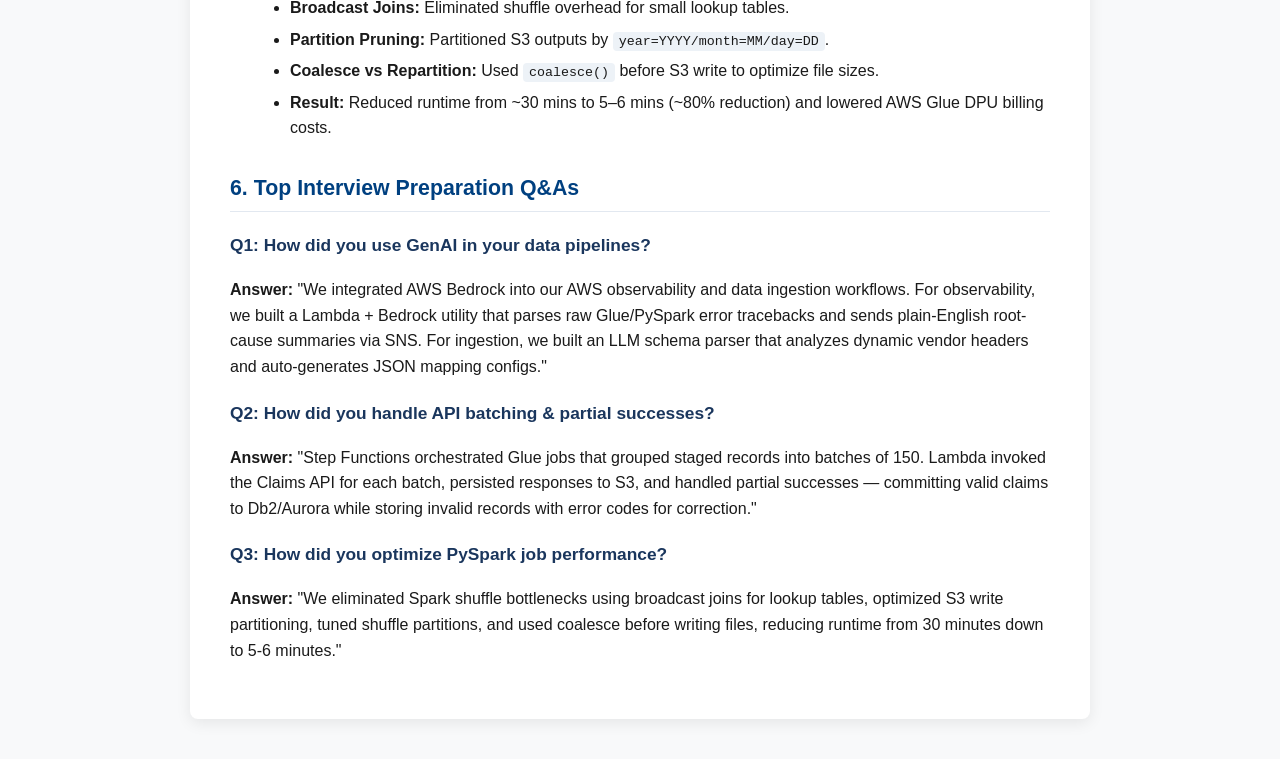
<file: GenAI_and_Project_Implementation_Guide.html>
<!DOCTYPE html>
<html lang="en">
<head>
  <meta charset="UTF-8">
  <title>Devansh Jha – GenAI & Project Implementation Guide</title>
  <style>
    body { font-family: -apple-system, BlinkMacSystemFont, "Segoe UI", Roboto, Helvetica, Arial, sans-serif; line-height: 1.6; color: #1a1a1a; max-width: 900px; margin: 40px auto; padding: 0 20px; background: #f8f9fa; }
    .card { background: #fff; padding: 40px; border-radius: 8px; box-shadow: 0 4px 15px rgba(0,0,0,0.08); }
    h1 { color: #003366; border-bottom: 2px solid #003366; padding-bottom: 10px; font-size: 24pt; margin-top: 0; }
    h2 { color: #004080; border-bottom: 1.5px solid #e2e8f0; padding-bottom: 6px; margin-top: 30px; font-size: 16pt; }
    h3 { color: #1a365d; margin-top: 20px; font-size: 13pt; }
    code { background: #edf2f7; padding: 2px 6px; border-radius: 4px; font-family: "Courier New", Courier, monospace; font-size: 10pt; }
    pre { background: #2d3748; color: #f7fafc; padding: 15px; border-radius: 6px; overflow-x: auto; font-family: "Courier New", Courier, monospace; font-size: 9.5pt; }
    ul { margin-left: 20px; }
    li { margin-bottom: 6px; }
    blockquote { background: #ebf8ff; border-left: 4px solid #3182ce; padding: 12px 16px; margin: 15px 0; font-size: 10pt; }
    table { width: 100%; border-collapse: collapse; margin: 20px 0; }
    th, td { border: 1px solid #cbd5e0; padding: 10px; text-align: left; }
    th { background: #edf2f7; font-weight: bold; }
  </style>
</head>
<body>
  <div class="card">
    <h1>Devansh Jha — Data Engineering & GenAI Project Guide</h1>
    <p><em>Use this guide to master the technical architecture, GenAI integration, and interview preparation for your resume.</em></p>

    <h2>1. Core Project & Prudential Client Context</h2>
    <p><strong>Client:</strong> Prudential Financial (Fortune 500 Insurance Leader)</p>
    <p><strong>Program:</strong> Legacy Informatica PowerCenter to AWS Cloud Data Platform Modernization</p>
    <p><strong>Overview:</strong> Modernized legacy on-premise Informatica jobs to cloud-native, serverless AWS pipelines using PySpark, AWS Glue, Step Functions, Lambda, Secrets Manager, Bedrock, S3, IBM Db2, and AWS Aurora/RDS.</p>

    <h2>2. Enterprise ETL Modernization Architecture</h2>
    <pre>
[Inbound S3 Bucket] (Multi-vendor CSV, XLSX, ZIP, DAT)
        │
        ▼
[AWS Glue Ingestion Job] (Config-driven JSON Schema Extraction)
        │
        ▼
[AWS Step Functions Workflow]
        ├─► Batch Generator (150 records / batch)
        ├─► AWS Lambda API Layer (Invokes Claims REST API)
        ├─► AWS Glue Claim Creation (Executes Db2/Aurora Stored Procedures)
        └─► History Load & 4-Stage SNS Alerting Model
    </pre>

    <h2>3. Gen AI Implementations (AWS Bedrock + Python)</h2>
    <h3>Implementation 1: AI Pipeline Failure Diagnostic Utility</h3>
    <p><strong>Problem:</strong> Raw PySpark/Glue CloudWatch logs contain 500+ lines of Java/Python stack traces, slowing triage.</p>
    <p><strong>Solution:</strong> EventBridge detects Glue job failure ➔ Lambda extracts log stream ➔ Lambda invokes <strong>AWS Bedrock (Claude model)</strong> ➔ Bedrock generates concise 3-bullet root-cause diagnosis ➔ Sent to Slack/Email via SNS.</p>
    <blockquote>
      🚨 <strong>Sample Alert:</strong><br>
      • <strong>Root Cause:</strong> <code>SchemaMismatchException</code> — Column <code>incurral_date</code> format error.<br>
      • <strong>Affected File:</strong> <code>s3://prudential-vendor-inbound/vendor_b/claims.csv</code><br>
      • <strong>Action:</strong> Update JSON schema config for Vendor B.
    </blockquote>

    <h3>Implementation 2: LLM-Assisted Schema Mapping Utility</h3>
    <p><strong>Problem:</strong> Vendor file headers change unexpectedly (e.g. <code>policy_no</code> ➔ <code>policy_number</code>).</p>
    <p><strong>Solution:</strong> Lambda reads file header ➔ AWS Bedrock maps header columns to target Aurora/Db2 schema attributes ➔ Auto-generates candidate JSON extraction mapping config for developer review via Git PR.</p>

    <h2>4. AWS Aurora & RDS Database Operations (GitHub Actions)</h2>
    <p>Codified table DDL and schema migrations into Git. Merges to Dev/QA trigger <strong>GitHub Actions</strong> workflows to securely connect to AWS VPC and provision/update Aurora cluster and RDS tables automatically — zero manual AWS console edits required.</p>

    <h2>5. PySpark Performance Optimization (30m ➔ 5m)</h2>
    <ul>
      <li><strong>Broadcast Joins:</strong> Eliminated shuffle overhead for small lookup tables.</li>
      <li><strong>Partition Pruning:</strong> Partitioned S3 outputs by <code>year=YYYY/month=MM/day=DD</code>.</li>
      <li><strong>Coalesce vs Repartition:</strong> Used <code>coalesce()</code> before S3 write to optimize file sizes.</li>
      <li><strong>Result:</strong> Reduced runtime from ~30 mins to 5–6 mins (~80% reduction) and lowered AWS Glue DPU billing costs.</li>
    </ul>

    <h2>6. Top Interview Preparation Q&As</h2>
    <h3>Q1: How did you use GenAI in your data pipelines?</h3>
    <p><strong>Answer:</strong> "We integrated AWS Bedrock into our AWS observability and data ingestion workflows. For observability, we built a Lambda + Bedrock utility that parses raw Glue/PySpark error tracebacks and sends plain-English root-cause summaries via SNS. For ingestion, we built an LLM schema parser that analyzes dynamic vendor headers and auto-generates JSON mapping configs."</p>

    <h3>Q2: How did you handle API batching & partial successes?</h3>
    <p><strong>Answer:</strong> "Step Functions orchestrated Glue jobs that grouped staged records into batches of 150. Lambda invoked the Claims API for each batch, persisted responses to S3, and handled partial successes — committing valid claims to Db2/Aurora while storing invalid records with error codes for correction."</p>

    <h3>Q3: How did you optimize PySpark job performance?</h3>
    <p><strong>Answer:</strong> "We eliminated Spark shuffle bottlenecks using broadcast joins for lookup tables, optimized S3 write partitioning, tuned shuffle partitions, and used coalesce before writing files, reducing runtime from 30 minutes down to 5-6 minutes."</p>
  </div>
</body>
</html>
</file>
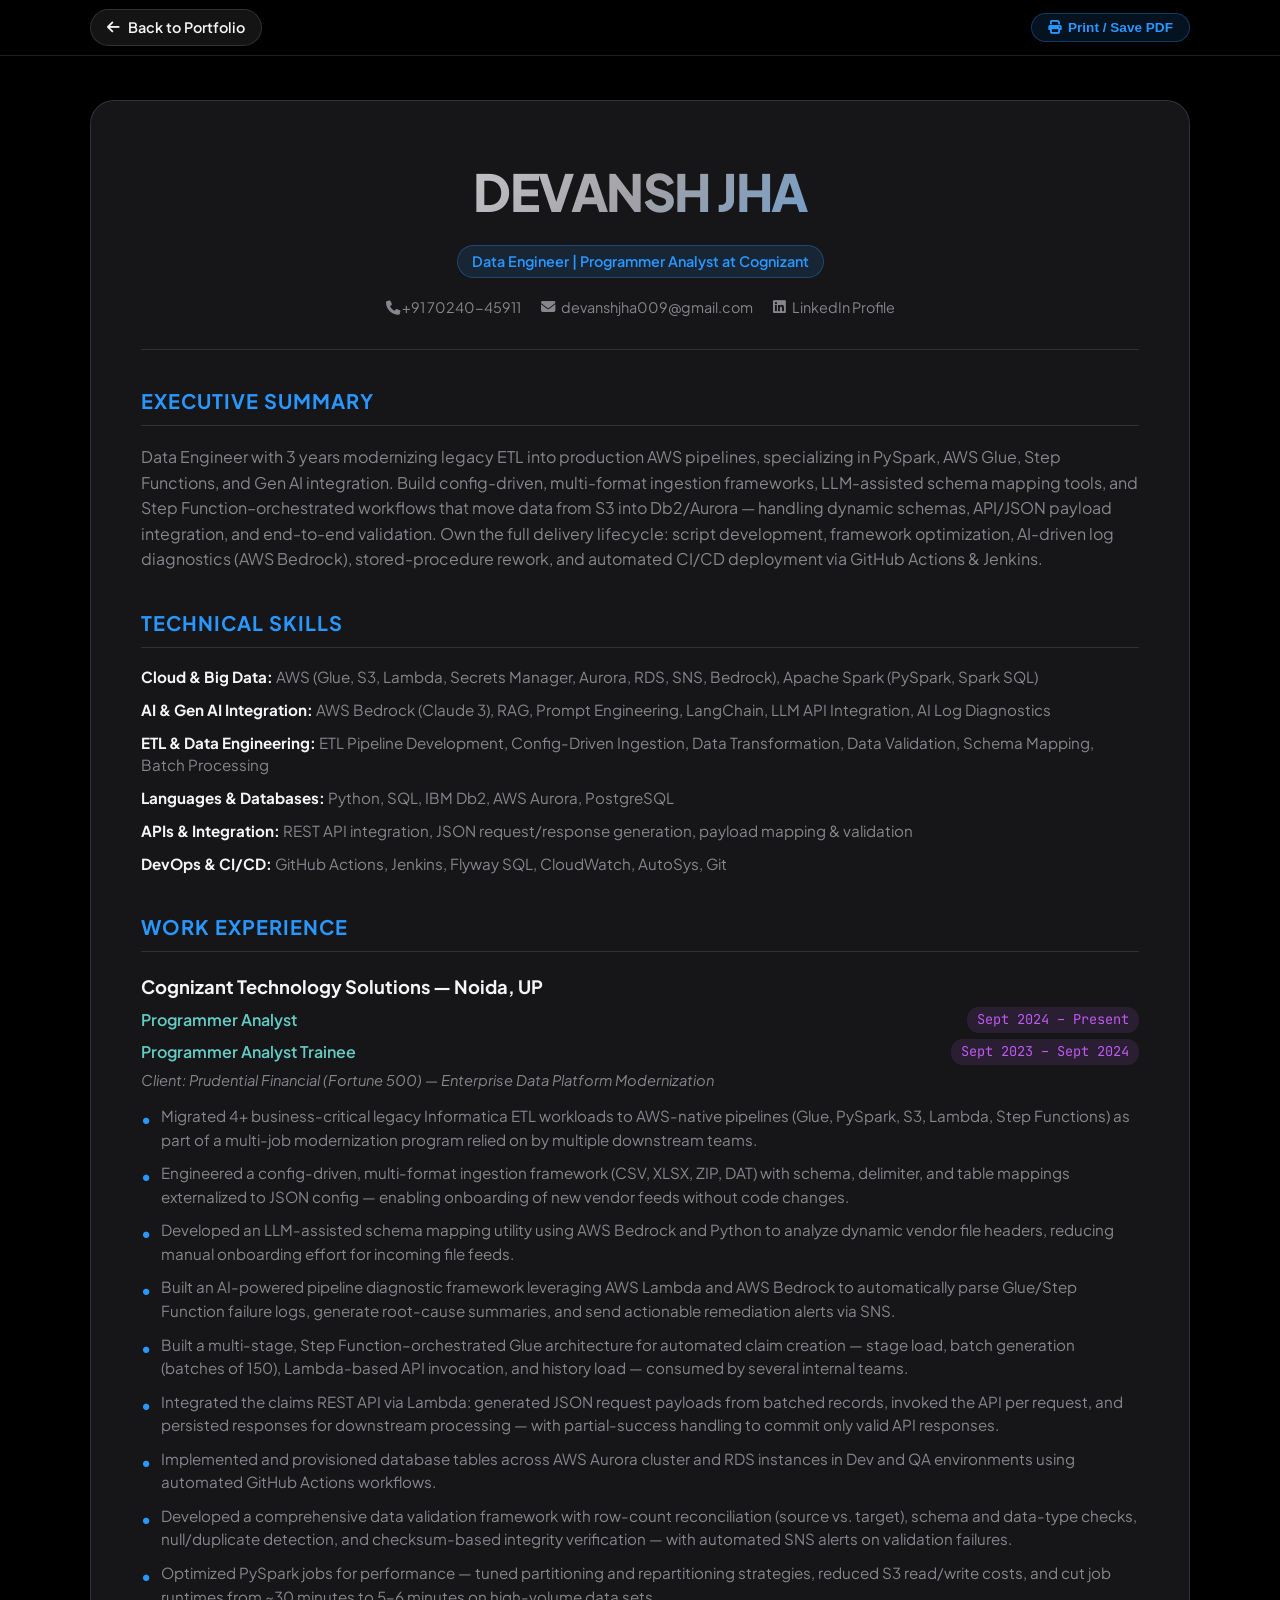
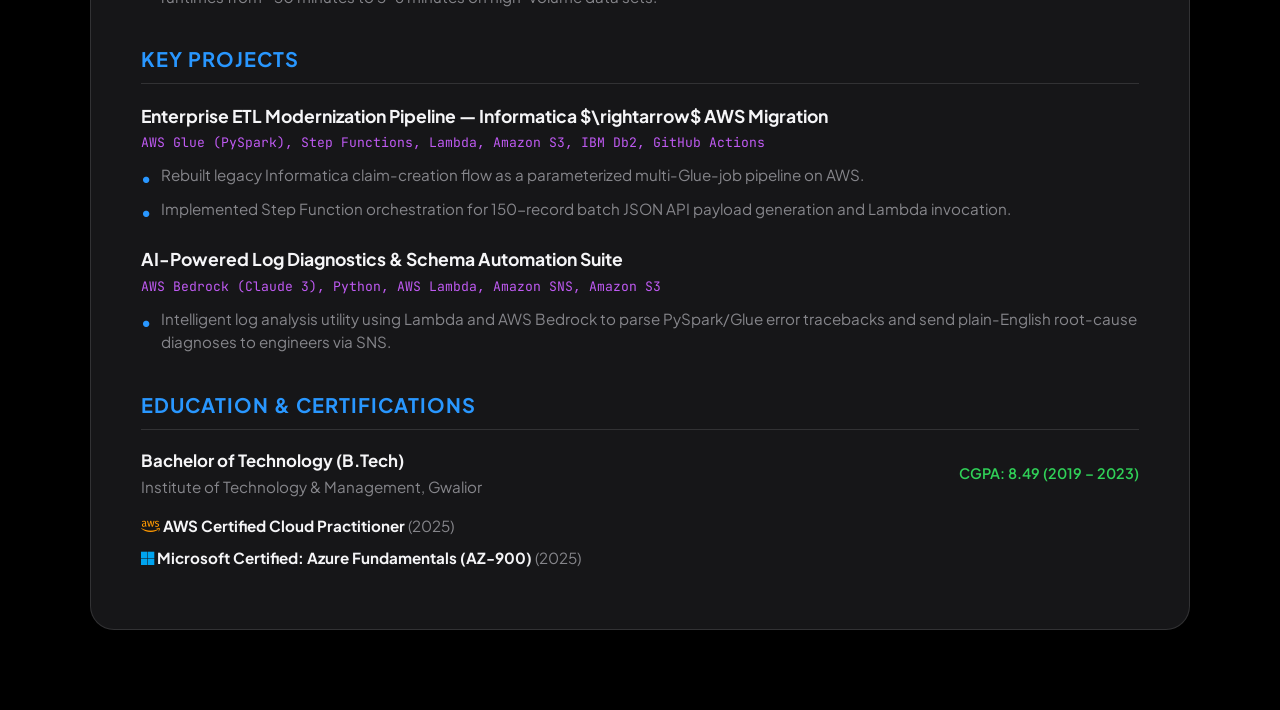
<file: resume-web.html>
<!DOCTYPE html>
<html lang="en">
<head>
  <meta charset="UTF-8">
  <meta name="viewport" content="width=device-width, initial-scale=1.0, maximum-scale=5.0">
  <title>Devansh Jha — Professional Web Resume</title>
  <meta name="description" content="Web Resume of Devansh Jha - Data Engineer & Programmer Analyst at Cognizant (Prudential Financial).">
  
  <!-- Fonts & Icons -->
  <link rel="preconnect" href="https://fonts.googleapis.com">
  <link rel="preconnect" href="https://fonts.gstatic.com" crossorigin>
  <link href="https://fonts.googleapis.com/css2?family=Plus+Jakarta+Sans:wght@300;400;500;600;700;800&family=JetBrains+Mono:wght@400;500;600&display=swap" rel="stylesheet">
  <link rel="stylesheet" href="https://cdnjs.cloudflare.com/ajax/libs/font-awesome/6.4.0/css/all.min.css">
  
  <style>
    :root {
      --bg-black: #000000;
      --bg-card: #161618;
      --bg-card-hover: #222225;
      --bg-nav: rgba(0, 0, 0, 0.85);
      --border-color: rgba(255, 255, 255, 0.12);
      --text-primary: #f5f5f7;
      --text-secondary: #86868b;
      --accent-blue: #2997ff;
      --accent-cyan: #64ccc5;
      --accent-purple: #bf5af2;
      --accent-green: #30d158;
      --font-main: -apple-system, BlinkMacSystemFont, "SF Pro Display", "Plus Jakarta Sans", sans-serif;
      --font-code: "SF Mono", "JetBrains Mono", monospace;
    }

    *, *::before, *::after { margin: 0; padding: 0; box-sizing: border-box; }

    html, body {
      width: 100%;
      background-color: var(--bg-black);
      color: var(--text-primary);
      font-family: var(--font-main);
      line-height: 1.6;
      -webkit-font-smoothing: antialiased;
    }

    /* Header Nav Bar */
    .top-bar {
      position: fixed;
      top: 0;
      left: 0;
      width: 100%;
      height: 56px;
      background: var(--bg-nav);
      backdrop-filter: saturate(180%) blur(20px);
      -webkit-backdrop-filter: saturate(180%) blur(20px);
      border-bottom: 1px solid var(--border-color);
      z-index: 1000;
      display: flex;
      align-items: center;
    }

    .top-bar-container {
      width: 92%;
      max-width: 1100px;
      margin: 0 auto;
      display: flex;
      align-items: center;
      justify-content: space-between;
    }

    .brand-btn {
      color: var(--text-primary);
      text-decoration: none;
      font-size: 0.9rem;
      font-weight: 600;
      display: inline-flex;
      align-items: center;
      gap: 8px;
      padding: 6px 16px;
      background: rgba(255, 255, 255, 0.08);
      border: 1px solid var(--border-color);
      border-radius: 980px;
      transition: all 0.3s ease;
    }

    .brand-btn:hover {
      background: var(--accent-blue);
      color: #fff;
      border-color: var(--accent-blue);
    }

    .print-btn {
      color: var(--accent-blue);
      text-decoration: none;
      font-size: 0.85rem;
      font-weight: 600;
      display: inline-flex;
      align-items: center;
      gap: 6px;
      cursor: pointer;
      background: rgba(41, 151, 255, 0.12);
      border: 1px solid rgba(41, 151, 255, 0.3);
      padding: 6px 16px;
      border-radius: 980px;
      transition: all 0.3s ease;
    }

    .print-btn:hover {
      background: var(--accent-blue);
      color: #fff;
    }

    /* Main Resume Wrapper */
    .resume-wrapper {
      padding-top: 100px;
      padding-bottom: 80px;
      width: 92%;
      max-width: 1100px;
      margin: 0 auto;
    }

    .resume-card {
      background: var(--bg-card);
      border: 1px solid var(--border-color);
      border-radius: 24px;
      padding: 50px;
      box-shadow: 0 30px 60px rgba(0, 0, 0, 0.8);
    }

    .resume-header {
      text-align: center;
      border-bottom: 1px solid var(--border-color);
      padding-bottom: 30px;
      margin-bottom: 35px;
    }

    .resume-name {
      font-size: clamp(2.2rem, 4vw, 3.2rem);
      font-weight: 800;
      letter-spacing: -0.03em;
      background: linear-gradient(135deg, #ffffff 0%, #a1a1a6 50%, #2997ff 100%);
      -webkit-background-clip: text;
      -webkit-text-fill-color: transparent;
      margin-bottom: 12px;
    }

    .resume-title-badge {
      display: inline-block;
      font-size: 0.9rem;
      font-weight: 600;
      color: var(--accent-blue);
      background: rgba(41, 151, 255, 0.12);
      border: 1px solid rgba(41, 151, 255, 0.3);
      padding: 4px 14px;
      border-radius: 20px;
      margin-bottom: 18px;
    }

    .contact-row {
      display: flex;
      justify-content: center;
      gap: 20px;
      flex-wrap: wrap;
      font-size: 0.9rem;
      color: var(--text-secondary);
    }

    .contact-row a {
      color: var(--text-secondary);
      text-decoration: none;
      transition: color 0.2s ease;
      display: inline-flex;
      align-items: center;
      gap: 6px;
    }

    .contact-row a:hover {
      color: var(--accent-blue);
    }

    .section-head {
      font-size: 1.25rem;
      font-weight: 700;
      color: var(--accent-blue);
      text-transform: uppercase;
      letter-spacing: 0.05em;
      border-bottom: 1px solid var(--border-color);
      padding-bottom: 8px;
      margin-top: 35px;
      margin-bottom: 18px;
    }

    .summary-p {
      font-size: 1rem;
      color: var(--text-secondary);
      line-height: 1.6;
    }

    .skill-item {
      font-size: 0.95rem;
      color: var(--text-secondary);
      margin-bottom: 10px;
      line-height: 1.5;
    }

    .skill-item strong {
      color: var(--text-primary);
    }

    .exp-company {
      font-size: 1.15rem;
      font-weight: 700;
      color: var(--text-primary);
      margin-top: 20px;
    }

    .exp-role-row {
      display: flex;
      justify-content: space-between;
      align-items: center;
      flex-wrap: wrap;
      margin-top: 6px;
      margin-bottom: 4px;
    }

    .role-title {
      font-size: 1rem;
      font-weight: 600;
      color: var(--accent-cyan);
    }

    .role-date {
      font-family: var(--font-code);
      font-size: 0.85rem;
      color: var(--accent-purple);
      background: rgba(191, 90, 242, 0.12);
      padding: 2px 10px;
      border-radius: 12px;
    }

    .exp-client {
      font-size: 0.92rem;
      font-style: italic;
      color: var(--text-secondary);
      margin-bottom: 12px;
    }

    .bullets {
      list-style: none;
      margin-top: 10px;
      margin-bottom: 25px;
    }

    .bullets li {
      font-size: 0.95rem;
      color: var(--text-secondary);
      position: relative;
      padding-left: 20px;
      margin-bottom: 10px;
      line-height: 1.55;
    }

    .bullets li::before {
      content: "•";
      position: absolute;
      left: 0;
      color: var(--accent-blue);
      font-size: 1.2rem;
    }

    .proj-item {
      margin-bottom: 22px;
    }

    .proj-title {
      font-size: 1.1rem;
      font-weight: 700;
      color: var(--text-primary);
    }

    .proj-tech {
      font-family: var(--font-code);
      font-size: 0.82rem;
      color: var(--accent-purple);
      margin-top: 2px;
      margin-bottom: 6px;
    }

    .edu-row {
      display: flex;
      justify-content: space-between;
      align-items: center;
      flex-wrap: wrap;
      margin-top: 12px;
    }

    .edu-title { font-weight: 700; font-size: 1.05rem; color: var(--text-primary); }
    .edu-inst { color: var(--text-secondary); font-size: 0.95rem; }
    .edu-meta { color: var(--accent-green); font-size: 0.9rem; font-weight: 600; }

    .cert-list {
      list-style: none;
      margin-top: 10px;
    }

    .cert-list li {
      font-size: 0.95rem;
      color: var(--text-secondary);
      margin-bottom: 8px;
    }

    .cert-list li strong { color: var(--text-primary); }

    /* Print Styles */
    @media print {
      .top-bar { display: none; }
      body { background: #fff; color: #000; }
      .resume-wrapper { padding: 0; width: 100%; }
      .resume-card { background: #fff; border: none; box-shadow: none; padding: 0; }
      .resume-name { -webkit-text-fill-color: #000; color: #000; }
      .section-head { color: #000; border-bottom-color: #000; }
      .bullets li::before { color: #000; }
      p, li, span, div { color: #000 !important; }
    }

    @media (max-width: 640px) {
      .resume-card { padding: 24px 18px; border-radius: 16px; }
      .contact-row { flex-direction: column; align-items: center; gap: 8px; }
    }
  </style>
</head>
<body>

  <!-- Top Translucent Bar -->
  <div class="top-bar">
    <div class="top-bar-container">
      <a href="index.html" class="brand-btn">
        <i class="fa-solid fa-arrow-left"></i> Back to Portfolio
      </a>
      <button onclick="window.print()" class="print-btn">
        <i class="fa-solid fa-print"></i> Print / Save PDF
      </button>
    </div>
  </div>

  <div class="resume-wrapper">
    <div class="resume-card">
      
      <!-- Resume Header -->
      <div class="resume-header">
        <h1 class="resume-name">DEVANSH JHA</h1>
        <div class="resume-title-badge">Data Engineer | Programmer Analyst at Cognizant</div>
        
        <div class="contact-row">
          <span><i class="fa-solid fa-phone"></i> +91 70240-45911</span>
          <a href="mailto:devanshjha009@gmail.com"><i class="fa-solid fa-envelope"></i> devanshjha009@gmail.com</a>
          <a href="https://www.linkedin.com/in/devansh-jha-8384a8204/" target="_blank"><i class="fa-brands fa-linkedin"></i> LinkedIn Profile</a>
        </div>
      </div>

      <!-- Summary -->
      <div class="section-head">Executive Summary</div>
      <p class="summary-p">
        Data Engineer with 3 years modernizing legacy ETL into production AWS pipelines, specializing in PySpark, AWS Glue, Step Functions, and Gen AI integration. Build config-driven, multi-format ingestion frameworks, LLM-assisted schema mapping tools, and Step Function–orchestrated workflows that move data from S3 into Db2/Aurora — handling dynamic schemas, API/JSON payload integration, and end-to-end validation. Own the full delivery lifecycle: script development, framework optimization, AI-driven log diagnostics (AWS Bedrock), stored-procedure rework, and automated CI/CD deployment via GitHub Actions &amp; Jenkins.
      </p>

      <!-- Skills -->
      <div class="section-head">Technical Skills</div>
      <div class="skill-item"><strong>Cloud &amp; Big Data:</strong> AWS (Glue, S3, Lambda, Secrets Manager, Aurora, RDS, SNS, Bedrock), Apache Spark (PySpark, Spark SQL)</div>
      <div class="skill-item"><strong>AI &amp; Gen AI Integration:</strong> AWS Bedrock (Claude 3), RAG, Prompt Engineering, LangChain, LLM API Integration, AI Log Diagnostics</div>
      <div class="skill-item"><strong>ETL &amp; Data Engineering:</strong> ETL Pipeline Development, Config-Driven Ingestion, Data Transformation, Data Validation, Schema Mapping, Batch Processing</div>
      <div class="skill-item"><strong>Languages &amp; Databases:</strong> Python, SQL, IBM Db2, AWS Aurora, PostgreSQL</div>
      <div class="skill-item"><strong>APIs &amp; Integration:</strong> REST API integration, JSON request/response generation, payload mapping &amp; validation</div>
      <div class="skill-item"><strong>DevOps &amp; CI/CD:</strong> GitHub Actions, Jenkins, Flyway SQL, CloudWatch, AutoSys, Git</div>

      <!-- Experience -->
      <div class="section-head">Work Experience</div>
      <div class="exp-company">Cognizant Technology Solutions — Noida, UP</div>
      
      <div class="exp-role-row">
        <span class="role-title">Programmer Analyst</span>
        <span class="role-date">Sept 2024 – Present</span>
      </div>
      <div class="exp-role-row">
        <span class="role-title">Programmer Analyst Trainee</span>
        <span class="role-date">Sept 2023 – Sept 2024</span>
      </div>
      <div class="exp-client">Client: Prudential Financial (Fortune 500) — Enterprise Data Platform Modernization</div>

      <ul class="bullets">
        <li>Migrated 4+ business-critical legacy Informatica ETL workloads to AWS-native pipelines (Glue, PySpark, S3, Lambda, Step Functions) as part of a multi-job modernization program relied on by multiple downstream teams.</li>
        <li>Engineered a config-driven, multi-format ingestion framework (CSV, XLSX, ZIP, DAT) with schema, delimiter, and table mappings externalized to JSON config — enabling onboarding of new vendor feeds without code changes.</li>
        <li>Developed an LLM-assisted schema mapping utility using AWS Bedrock and Python to analyze dynamic vendor file headers, reducing manual onboarding effort for incoming file feeds.</li>
        <li>Built an AI-powered pipeline diagnostic framework leveraging AWS Lambda and AWS Bedrock to automatically parse Glue/Step Function failure logs, generate root-cause summaries, and send actionable remediation alerts via SNS.</li>
        <li>Built a multi-stage, Step Function–orchestrated Glue architecture for automated claim creation — stage load, batch generation (batches of 150), Lambda-based API invocation, and history load — consumed by several internal teams.</li>
        <li>Integrated the claims REST API via Lambda: generated JSON request payloads from batched records, invoked the API per request, and persisted responses for downstream processing — with partial-success handling to commit only valid API responses.</li>
        <li>Implemented and provisioned database tables across AWS Aurora cluster and RDS instances in Dev and QA environments using automated GitHub Actions workflows.</li>
        <li>Developed a comprehensive data validation framework with row-count reconciliation (source vs. target), schema and data-type checks, null/duplicate detection, and checksum-based integrity verification — with automated SNS alerts on validation failures.</li>
        <li>Optimized PySpark jobs for performance — tuned partitioning and repartitioning strategies, reduced S3 read/write costs, and cut job runtimes from ~30 minutes to 5–6 minutes on high-volume data sets.</li>
      </ul>

      <!-- Projects -->
      <div class="section-head">Key Projects</div>

      <div class="proj-item">
        <div class="proj-title">Enterprise ETL Modernization Pipeline — Informatica $\rightarrow$ AWS Migration</div>
        <div class="proj-tech">AWS Glue (PySpark), Step Functions, Lambda, Amazon S3, IBM Db2, GitHub Actions</div>
        <ul class="bullets">
          <li>Rebuilt legacy Informatica claim-creation flow as a parameterized multi-Glue-job pipeline on AWS.</li>
          <li>Implemented Step Function orchestration for 150-record batch JSON API payload generation and Lambda invocation.</li>
        </ul>
      </div>

      <div class="proj-item">
        <div class="proj-title">AI-Powered Log Diagnostics &amp; Schema Automation Suite</div>
        <div class="proj-tech">AWS Bedrock (Claude 3), Python, AWS Lambda, Amazon SNS, Amazon S3</div>
        <ul class="bullets">
          <li>Intelligent log analysis utility using Lambda and AWS Bedrock to parse PySpark/Glue error tracebacks and send plain-English root-cause diagnoses to engineers via SNS.</li>
        </ul>
      </div>

      <!-- Education & Certifications -->
      <div class="section-head">Education &amp; Certifications</div>
      
      <div class="edu-row">
        <div>
          <div class="edu-title">Bachelor of Technology (B.Tech)</div>
          <div class="edu-inst">Institute of Technology &amp; Management, Gwalior</div>
        </div>
        <div class="edu-meta">CGPA: 8.49 (2019 – 2023)</div>
      </div>

      <ul class="cert-list" style="margin-top: 15px;">
        <li><i class="fa-brands fa-aws" style="color: #ff9900;"></i> <strong>AWS Certified Cloud Practitioner</strong> (2025)</li>
        <li><i class="fa-brands fa-microsoft" style="color: #00a4ef;"></i> <strong>Microsoft Certified: Azure Fundamentals (AZ-900)</strong> (2025)</li>
      </ul>

    </div>
  </div>

</body>
</html>
</file>
<file: styles.css>
/* ── Pure Pitch Black Responsive Theme with Smooth Section Transitions ── */
:root {
  --bg-black: #000000;
  --bg-dark-gray: #0d0d0f;
  --bg-card: #161618;
  --bg-card-hover: #222225;
  --bg-nav: rgba(0, 0, 0, 0.88);
  
  --border-color: rgba(255, 255, 255, 0.12);
  --border-glow: rgba(41, 151, 255, 0.3);
  
  --text-primary: #f5f5f7;
  --text-secondary: #86868b;
  --text-muted: #6e6e73;
  --accent-blue: #2997ff;
  --accent-cyan: #64ccc5;
  --accent-purple: #bf5af2;
  --accent-green: #30d158;
  --accent-orange: #ff9f0a;

  --font-main: -apple-system, BlinkMacSystemFont, "SF Pro Display", "Plus Jakarta Sans", Helvetica, Arial, sans-serif;
  --font-code: "SF Mono", "JetBrains Mono", Menlo, Consolas, monospace;

  --transition: all 0.4s cubic-bezier(0.16, 1, 0.3, 1);
  --radius-lg: 20px;
  --radius-md: 14px;
  --radius-sm: 8px;
}

*, *::before, *::after {
  margin: 0;
  padding: 0;
  box-sizing: border-box;
}

html {
  scroll-behavior: smooth;
}

html, body {
  width: 100%;
  max-width: 100vw;
  overflow-x: hidden;
  background-color: var(--bg-black);
  color: var(--text-primary);
  font-family: var(--font-main);
  line-height: 1.5;
  -webkit-font-smoothing: antialiased;
  -webkit-text-size-adjust: 100%;
}

/* ── Container & Layout ── */
.container {
  width: 100%;
  max-width: 1180px;
  margin: 0 auto;
  padding: 0 24px;
}

.section {
  padding: 100px 0;
  border-bottom: 1px solid rgba(255, 255, 255, 0.08);
  position: relative;
  transition: background-color 0.8s ease, box-shadow 0.8s ease;
}

.section.section-focused {
  animation: sectionSpotlight 1.6s cubic-bezier(0.16, 1, 0.3, 1) forwards;
}

@keyframes sectionSpotlight {
  0% {
    background-color: rgba(41, 151, 255, 0.12);
    box-shadow: inset 0 0 60px rgba(41, 151, 255, 0.18), 0 0 40px rgba(41, 151, 255, 0.15);
  }
  50% {
    background-color: rgba(41, 151, 255, 0.06);
    box-shadow: inset 0 0 30px rgba(41, 151, 255, 0.1);
  }
  100% {
    background-color: transparent;
    box-shadow: inset 0 0 0 transparent;
  }
}

.reveal-element {
  opacity: 0;
  transform: translateY(30px) scale(0.98);
  transition: opacity 0.7s cubic-bezier(0.16, 1, 0.3, 1), transform 0.7s cubic-bezier(0.16, 1, 0.3, 1);
}

.reveal-element.revealed {
  opacity: 1;
  transform: translateY(0) scale(1);
}

.section-header {
  margin-bottom: 50px;
}

.section-header.text-center {
  text-align: center;
}

.section-tag {
  font-size: 0.8rem;
  font-weight: 600;
  letter-spacing: 0.08em;
  color: var(--accent-blue);
  text-transform: uppercase;
  margin-bottom: 10px;
  display: block;
}

.section-title {
  font-size: clamp(2rem, 4.5vw, 3.2rem);
  font-weight: 700;
  letter-spacing: -0.03em;
  color: var(--text-primary);
  line-height: 1.1;
}

.section-desc {
  font-size: clamp(0.98rem, 1.8vw, 1.2rem);
  color: var(--text-secondary);
  max-width: 720px;
  margin: 14px auto 0 auto;
  line-height: 1.5;
}

.gradient-text {
  background: linear-gradient(135deg, #ffffff 0%, #a1a1a6 40%, #2997ff 100%);
  -webkit-background-clip: text;
  -webkit-text-fill-color: transparent;
}

/* Navigation Header */
.navbar {
  position: fixed;
  top: 0;
  left: 0;
  width: 100%;
  height: 56px;
  background: var(--bg-nav);
  backdrop-filter: saturate(180%) blur(20px);
  -webkit-backdrop-filter: saturate(180%) blur(20px);
  border-bottom: 1px solid rgba(255, 255, 255, 0.08);
  z-index: 9999;
  display: flex;
  align-items: center;
}

.nav-container {
  width: 100%;
  max-width: 1180px;
  margin: 0 auto;
  padding: 0 24px;
  display: flex;
  align-items: center;
  justify-content: space-between;
}

.brand {
  display: flex;
  align-items: center;
  gap: 10px;
  text-decoration: none;
}

.brand-badge {
  font-family: var(--font-code);
  font-size: 0.85rem;
  font-weight: 700;
  color: var(--accent-blue);
  background: rgba(41, 151, 255, 0.15);
  border: 1px solid rgba(41, 151, 255, 0.3);
  padding: 3px 8px;
  border-radius: 6px;
}

.brand-name {
  font-size: 1rem;
  font-weight: 700;
  color: var(--text-primary);
  letter-spacing: -0.01em;
}

.nav-links {
  display: flex;
  align-items: center;
  gap: 24px;
}

.nav-link {
  color: var(--text-secondary);
  text-decoration: none;
  font-size: 0.85rem;
  font-weight: 500;
  padding: 6px 10px;
  border-radius: 980px;
  transition: color 0.3s ease, background-color 0.3s ease;
}

.nav-link:hover {
  color: var(--text-primary);
  background: rgba(255, 255, 255, 0.06);
}

.nav-link.active {
  color: #fff;
  background: rgba(41, 151, 255, 0.18);
  border: 1px solid rgba(41, 151, 255, 0.35);
  box-shadow: 0 0 12px rgba(41, 151, 255, 0.25);
}

.nav-btn {
  padding: 6px 16px;
  background: rgba(255, 255, 255, 0.1);
  border: 1px solid rgba(255, 255, 255, 0.2);
  border-radius: 980px;
  color: var(--text-primary);
  font-weight: 500;
}

.nav-btn:hover {
  background: var(--text-primary);
  color: #000;
}

.mobile-toggle {
  display: none;
  background: none;
  border: none;
  color: var(--text-primary);
  font-size: 1.3rem;
  cursor: pointer;
  padding: 6px;
}

/* Hero Section */
.hero {
  padding-top: 130px;
  padding-bottom: 90px;
}

.hero-container {
  display: grid;
  grid-template-columns: 1.1fr 0.9fr;
  gap: 40px;
  align-items: center;
}

.badge-row {
  display: flex;
  gap: 10px;
  margin-bottom: 20px;
  flex-wrap: wrap;
}

.badge {
  display: inline-flex;
  align-items: center;
  gap: 6px;
  padding: 5px 12px;
  border-radius: 20px;
  font-size: 0.8rem;
  font-weight: 500;
}

.badge-glow {
  background: rgba(41, 151, 255, 0.12);
  color: var(--accent-blue);
  border: 1px solid rgba(41, 151, 255, 0.3);
}

.badge-subtle {
  background: rgba(191, 90, 242, 0.12);
  color: var(--accent-purple);
  border: 1px solid rgba(191, 90, 242, 0.3);
}

.hero-title {
  font-size: clamp(2.4rem, 5vw, 3.8rem);
  font-weight: 700;
  line-height: 1.08;
  letter-spacing: -0.03em;
  margin-bottom: 20px;
}

.hero-subtitle {
  font-size: clamp(1rem, 1.8vw, 1.2rem);
  color: var(--text-secondary);
  line-height: 1.5;
  margin-bottom: 30px;
}

.hero-subtitle strong {
  color: var(--text-primary);
}

.hero-cta {
  display: flex;
  gap: 12px;
  flex-wrap: wrap;
  margin-bottom: 30px;
}

.btn {
  display: inline-flex;
  align-items: center;
  justify-content: center;
  gap: 8px;
  padding: 12px 22px;
  border-radius: 980px;
  font-size: 0.92rem;
  font-weight: 500;
  text-decoration: none;
  cursor: pointer;
  transition: var(--transition);
  border: none;
  box-sizing: border-box;
}

.btn-primary {
  background: var(--accent-blue);
  color: #fff;
}

.btn-primary:hover {
  background: #0077ed;
  transform: translateY(-2px);
  box-shadow: 0 8px 20px rgba(41, 151, 255, 0.4);
}

.btn-secondary {
  background: #1c1c1e;
  color: var(--text-primary);
  border: 1px solid var(--border-color);
}

.btn-secondary:hover {
  background: #2c2c2e;
}

.btn-outline {
  background: transparent;
  color: var(--accent-blue);
  border: 1px solid rgba(41, 151, 255, 0.4);
}

.btn-outline:hover {
  background: rgba(41, 151, 255, 0.1);
}

.quick-contacts {
  display: flex;
  gap: 18px;
  flex-wrap: wrap;
  font-size: 0.88rem;
}

.quick-contacts a {
  color: var(--text-secondary);
  text-decoration: none;
  display: inline-flex;
  align-items: center;
  gap: 8px;
  transition: color 0.2s ease;
}

.quick-contacts a:hover {
  color: var(--accent-blue);
}

/* Terminal Component */
.hero-terminal {
  background: #121214;
  border: 1px solid var(--border-color);
  border-radius: var(--radius-lg);
  overflow: hidden;
  box-shadow: 0 20px 50px rgba(0, 0, 0, 0.8);
  width: 100%;
}

.terminal-header {
  background: #1c1c1e;
  padding: 12px 18px;
  display: flex;
  align-items: center;
  gap: 14px;
  border-bottom: 1px solid rgba(255, 255, 255, 0.08);
}

.terminal-dots {
  display: flex;
  gap: 6px;
}

.dot {
  width: 10px;
  height: 10px;
  border-radius: 50%;
}

.dot.red { background: #ff5f56; }
.dot.yellow { background: #ffbd2e; }
.dot.green { background: #27c93f; }

.terminal-title {
  font-family: var(--font-code);
  font-size: 0.78rem;
  color: var(--text-secondary);
}

.terminal-body {
  padding: 20px;
  font-family: var(--font-code);
  font-size: 0.82rem;
  word-break: break-word;
}

.code-line {
  margin-bottom: 10px;
}

.cmd-prompt { color: var(--accent-green); font-weight: bold; }
.cmd-keyword { color: var(--accent-blue); }
.cmd-str { color: var(--accent-orange); }

.json-output {
  background: #08080a;
  padding: 14px;
  border-radius: var(--radius-sm);
  border-left: 3px solid var(--accent-blue);
  margin-bottom: 14px;
  line-height: 1.5;
}

.key { color: #94a3b8; }
.str { color: #64ccc5; }
.str-success { color: var(--accent-green); font-weight: bold; }
.num { color: #f87171; }

.alert-box {
  background: rgba(255, 159, 10, 0.1);
  border: 1px solid rgba(255, 159, 10, 0.3);
  border-radius: var(--radius-sm);
  padding: 12px;
}

.alert-tag {
  display: block;
  font-size: 0.75rem;
  font-weight: 700;
  color: var(--accent-orange);
  margin-bottom: 4px;
}

/* Metrics Section */
.metrics {
  background: #070709;
  padding: 60px 0;
}

.metrics-grid {
  display: grid;
  grid-template-columns: repeat(4, 1fr);
  gap: 20px;
}

.metric-card {
  background: var(--bg-card);
  border: 1px solid var(--border-color);
  border-radius: var(--radius-md);
  padding: 24px 16px;
  text-align: center;
  transition: var(--transition);
}

.metric-card:hover {
  border-color: rgba(255, 255, 255, 0.3);
  background: var(--bg-card-hover);
  transform: translateY(-4px) scale(1.02);
}

.metric-icon {
  font-size: 1.5rem;
  color: var(--accent-blue);
  margin-bottom: 8px;
}

.metric-value {
  font-size: clamp(2rem, 3.5vw, 2.8rem);
  font-weight: 700;
  color: var(--text-primary);
  letter-spacing: -0.03em;
  line-height: 1.1;
}

.metric-label {
  font-weight: 600;
  font-size: 0.9rem;
  color: var(--text-primary);
  margin-top: 6px;
}

.metric-sub {
  font-size: 0.78rem;
  color: var(--text-secondary);
  margin-top: 2px;
}

/* Cards & Shared */
.card {
  background: var(--bg-card);
  border: 1px solid var(--border-color);
  border-radius: var(--radius-lg);
  padding: 30px;
  transition: var(--transition);
}

.card:hover {
  border-color: rgba(255, 255, 255, 0.25);
  background: var(--bg-card-hover);
  transform: translateY(-4px);
}

.about-grid {
  display: grid;
  grid-template-columns: repeat(3, 1fr);
  gap: 24px;
}

.about-card .card-icon {
  width: 46px;
  height: 46px;
  background: rgba(41, 151, 255, 0.12);
  border-radius: 12px;
  display: flex;
  align-items: center;
  justify-content: center;
  font-size: 1.3rem;
  color: var(--accent-blue);
  margin-bottom: 20px;
}

.about-card h3 {
  font-size: 1.25rem;
  font-weight: 700;
  margin-bottom: 12px;
}

.about-card p {
  color: var(--text-secondary);
  font-size: 0.95rem;
  line-height: 1.55;
}

/* ── High-Contrast Architecture SVG Diagram Text Styles ── */
.arch-viewer-wrapper {
  padding: 28px;
}

.arch-controls-scroll {
  width: 100%;
  overflow-x: auto;
  -webkit-overflow-scrolling: touch;
  margin-bottom: 20px;
  padding-bottom: 6px;
}

.arch-controls {
  display: flex;
  gap: 8px;
  min-width: max-content;
}

.arch-tab {
  padding: 8px 16px;
  border-radius: 980px;
  background: rgba(255, 255, 255, 0.08);
  border: 1px solid transparent;
  color: var(--text-secondary);
  font-size: 0.82rem;
  font-weight: 500;
  cursor: pointer;
  white-space: nowrap;
  transition: var(--transition);
}

.arch-tab:hover, .arch-tab.active {
  background: var(--text-primary);
  color: #000;
  font-weight: 600;
}

.arch-diagram-container {
  width: 100%;
  overflow-x: auto;
  -webkit-overflow-scrolling: touch;
  background: #08080a;
  border-radius: var(--radius-md);
  border: 1px solid var(--border-color);
  padding: 16px;
}

.arch-svg {
  width: 100%;
  height: auto;
  min-width: 900px;
  display: block;
}

.stage-rect {
  fill: #141416;
  stroke: #38bdf8;
  stroke-width: 2;
}

.stage-title {
  fill: #38bdf8;
  font-size: 16px;
  font-weight: 800;
  font-family: var(--font-main);
  letter-spacing: 0.5px;
}

.node-box {
  fill: #1c2536;
  stroke: #38bdf8;
  stroke-width: 1.5;
}

.node-box.highlight-blue { fill: rgba(56, 189, 248, 0.25); stroke: #38bdf8; }
.node-box.highlight-purple { fill: rgba(191, 90, 242, 0.25); stroke: #bf5af2; }
.node-box.highlight-teal { fill: rgba(100, 204, 197, 0.25); stroke: #64ccc5; }
.node-box.highlight-amber { fill: rgba(255, 159, 10, 0.25); stroke: #ff9f0a; }
.node-box.highlight-red { fill: rgba(255, 69, 58, 0.25); stroke: #ff453a; }

.node-text {
  fill: #ffffff !important;
  font-size: 14px;
  font-weight: 700;
  font-family: var(--font-main);
}

.node-sub {
  fill: #93c5fd !important;
  font-size: 12px;
  font-weight: 600;
  font-family: var(--font-code);
}

.text-center { text-anchor: middle; }

.flow-arrow {
  stroke: #38bdf8;
  stroke-width: 2.5;
  stroke-dasharray: 4 4;
  fill: none;
}

.stage-group.active .stage-rect {
  stroke: #38bdf8;
  stroke-width: 2.5;
  fill: #1c2536;
}

.arch-details-box {
  margin-top: 24px;
  padding: 18px 20px;
  background: rgba(41, 151, 255, 0.08);
  border: 1px solid rgba(41, 151, 255, 0.25);
  border-radius: var(--radius-md);
}

.arch-details-box h4 {
  color: var(--accent-blue);
  font-size: 1rem;
  margin-bottom: 6px;
  display: flex;
  align-items: center;
  gap: 8px;
}

.arch-details-box p {
  font-size: 0.92rem;
  color: var(--text-primary);
  line-height: 1.5;
}

/* GenAI Innovations */
.genai-grid {
  display: grid;
  grid-template-columns: repeat(2, 1fr);
  gap: 24px;
}

.genai-badge {
  display: inline-block;
  font-family: var(--font-code);
  font-size: 0.75rem;
  font-weight: 600;
  color: var(--accent-cyan);
  background: rgba(100, 204, 197, 0.12);
  padding: 3px 10px;
  border-radius: 20px;
  margin-bottom: 14px;
}

.genai-card h3 {
  font-size: 1.3rem;
  font-weight: 700;
  margin-bottom: 12px;
}

.genai-problem, .genai-solution {
  font-size: 0.92rem;
  color: var(--text-secondary);
  margin-bottom: 12px;
}

.genai-problem strong { color: #ff453a; }
.genai-solution strong { color: var(--accent-green); }

.demo-box {
  margin-top: 20px;
  background: #0a0a0c;
  border: 1px solid var(--border-color);
  border-radius: var(--radius-md);
  padding: 16px;
}

.demo-header {
  display: flex;
  align-items: center;
  justify-content: space-between;
  margin-bottom: 12px;
  font-size: 0.85rem;
  font-weight: 600;
  gap: 10px;
  flex-wrap: wrap;
}

.btn-demo-run {
  background: var(--accent-blue);
  color: #fff;
  border: none;
  padding: 6px 14px;
  border-radius: 980px;
  font-size: 0.8rem;
  font-weight: 600;
  cursor: pointer;
  transition: var(--transition);
}

.btn-demo-run:hover {
  background: #0077ed;
  transform: scale(1.03);
}

.demo-console {
  font-family: var(--font-code);
  font-size: 0.8rem;
  line-height: 1.5;
}

.console-output-area {
  margin-top: 10px;
  padding: 12px;
  background: rgba(48, 209, 88, 0.08);
  border: 1px solid rgba(48, 209, 88, 0.25);
  border-radius: var(--radius-sm);
  min-height: 75px;
}

.code-preview {
  margin-top: 20px;
  background: #0a0a0c;
  border: 1px solid var(--border-color);
  border-radius: var(--radius-md);
  overflow: hidden;
}

.code-preview-header {
  background: #161618;
  padding: 8px 14px;
  display: flex;
  align-items: center;
  justify-content: space-between;
  font-size: 0.78rem;
  color: var(--text-secondary);
  border-bottom: 1px solid var(--border-color);
}

.code-preview pre {
  padding: 14px;
  font-family: var(--font-code);
  font-size: 0.82rem;
  color: var(--accent-cyan);
  overflow-x: auto;
}

/* Projects Grid */
.projects-grid {
  display: grid;
  grid-template-columns: repeat(3, 1fr);
  gap: 24px;
}

.project-tag {
  display: inline-block;
  font-family: var(--font-code);
  font-size: 0.75rem;
  font-weight: 600;
  color: var(--accent-purple);
  margin-bottom: 10px;
}

.project-card h3 {
  font-size: 1.25rem;
  font-weight: 700;
  margin-bottom: 12px;
}

.project-summary {
  font-size: 0.92rem;
  color: var(--text-secondary);
  margin-bottom: 16px;
}

.project-bullets {
  list-style: none;
  margin-bottom: 20px;
}

.project-bullets li {
  font-size: 0.88rem;
  color: var(--text-primary);
  position: relative;
  padding-left: 18px;
  margin-bottom: 6px;
}

.project-bullets li::before {
  content: "•";
  position: absolute;
  left: 0;
  color: var(--accent-blue);
  font-size: 1.1rem;
}

.tech-stack-pills {
  display: flex;
  gap: 6px;
  flex-wrap: wrap;
}

.tech-stack-pills span {
  font-family: var(--font-code);
  font-size: 0.72rem;
  padding: 3px 10px;
  border-radius: 20px;
  background: rgba(255, 255, 255, 0.08);
  color: var(--text-secondary);
}

/* Skills Grid */
.skills-grid {
  display: grid;
  grid-template-columns: repeat(4, 1fr);
  gap: 20px;
}

.skill-group .group-header {
  display: flex;
  align-items: center;
  gap: 10px;
  margin-bottom: 16px;
}

.skill-group .group-header i {
  font-size: 1.2rem;
  color: var(--accent-blue);
}

.skill-group .group-header h3 {
  font-size: 1.1rem;
  font-weight: 700;
}

.tags-cloud {
  display: flex;
  gap: 6px;
  flex-wrap: wrap;
}

.tag {
  font-size: 0.8rem;
  padding: 5px 12px;
  border-radius: 20px;
  background: rgba(255, 255, 255, 0.08);
  color: var(--text-secondary);
}

.tag-highlight {
  background: rgba(41, 151, 255, 0.15);
  color: var(--accent-blue);
  font-weight: 600;
}

/* Work Experience & Timeline */
.timeline {
  position: relative;
  max-width: 860px;
  margin: 0 auto 50px auto;
}

.timeline::before {
  content: '';
  position: absolute;
  top: 0;
  bottom: 0;
  left: 16px;
  width: 2px;
  background: var(--border-color);
}

.timeline-item {
  position: relative;
  padding-left: 45px;
  margin-bottom: 35px;
}

.timeline-dot {
  position: absolute;
  left: 9px;
  top: 28px;
  width: 14px;
  height: 14px;
  border-radius: 50%;
  background: var(--accent-blue);
  border: 3px solid var(--bg-black);
}

.timeline-header {
  display: flex;
  justify-content: space-between;
  align-items: flex-start;
  margin-bottom: 14px;
  flex-wrap: wrap;
  gap: 8px;
}

.timeline-header h3 {
  font-size: 1.2rem;
  font-weight: 700;
}

.timeline-header .company {
  color: var(--accent-blue);
  font-weight: 600;
  font-size: 0.92rem;
}

.timeline-header .client {
  font-style: italic;
  color: var(--text-secondary);
  font-size: 0.88rem;
}

.timeline-header .duration {
  font-family: var(--font-code);
  font-size: 0.78rem;
  color: var(--accent-orange);
  background: rgba(255, 159, 10, 0.12);
  padding: 3px 10px;
  border-radius: 20px;
}

.experience-bullets {
  list-style: disc;
  padding-left: 18px;
  color: var(--text-secondary);
  font-size: 0.92rem;
  line-height: 1.5;
}

.experience-bullets li {
  margin-bottom: 6px;
}

.edu-cert-grid {
  display: grid;
  grid-template-columns: repeat(2, 1fr);
  gap: 24px;
}

.edu-card h3, .cert-card h3 {
  font-size: 1.15rem;
  font-weight: 700;
  margin-bottom: 16px;
  display: flex;
  align-items: center;
  gap: 10px;
}

.edu-title { font-weight: 700; font-size: 1rem; }
.edu-inst { color: var(--text-secondary); font-size: 0.9rem; }
.edu-meta { color: var(--text-muted); font-size: 0.85rem; margin-top: 4px; }
.edu-meta strong { color: var(--accent-green); }

.cert-list {
  list-style: none;
}

.cert-list li {
  display: flex;
  align-items: center;
  gap: 14px;
  margin-bottom: 14px;
}

.cert-list li i {
  font-size: 1.6rem;
}

.cert-icon-aws { color: #ff9900; }
.cert-icon-ms { color: #00a4ef; }

.cert-list strong { display: block; font-size: 0.92rem; }
.cert-list span { font-size: 0.8rem; color: var(--text-secondary); }

/* Contact Section */
.contact-box {
  padding: 50px 30px;
  text-align: center;
}

.contact-methods {
  display: grid;
  grid-template-columns: repeat(3, 1fr);
  gap: 18px;
  margin: 40px 0;
}

.contact-card {
  display: flex;
  align-items: center;
  gap: 14px;
  padding: 16px;
  background: var(--bg-card);
  border: 1px solid var(--border-color);
  border-radius: var(--radius-md);
  text-decoration: none;
  transition: var(--transition);
}

.contact-card:hover {
  border-color: rgba(255, 255, 255, 0.3);
  transform: translateY(-2px);
}

.contact-icon {
  width: 42px;
  height: 42px;
  background: rgba(41, 151, 255, 0.12);
  border-radius: 10px;
  display: flex;
  align-items: center;
  justify-content: center;
  font-size: 1.2rem;
  color: var(--accent-blue);
  flex-shrink: 0;
}

.contact-text {
  text-align: left;
  overflow: hidden;
}

.contact-text .label {
  display: block;
  font-size: 0.75rem;
  color: var(--text-secondary);
  text-transform: uppercase;
}

.contact-text .val {
  font-weight: 600;
  color: var(--text-primary);
  font-size: 0.88rem;
  white-space: nowrap;
  overflow: hidden;
  text-overflow: ellipsis;
  display: block;
}

.resume-download-box h4 {
  font-size: 1.1rem;
  margin-bottom: 20px;
}

.btn-group {
  display: flex;
  gap: 12px;
  justify-content: center;
  flex-wrap: wrap;
}

footer {
  border-top: 1px solid rgba(255, 255, 255, 0.08);
  padding: 30px 0;
  font-size: 0.85rem;
  color: var(--text-secondary);
  background: #000;
}

.footer-container {
  display: flex;
  justify-content: space-between;
  align-items: center;
  flex-wrap: wrap;
  gap: 12px;
}

.back-to-top {
  color: var(--accent-blue);
  text-decoration: none;
  font-weight: 500;
}

/* Responsive Adjustments */
@media (max-width: 1024px) {
  .hero-container { grid-template-columns: 1fr; gap: 36px; }
  .about-grid, .projects-grid, .skills-grid { grid-template-columns: repeat(2, 1fr); }
}

@media (max-width: 868px) {
  .section { padding: 70px 0; }
  .nav-links {
    display: none;
    position: fixed;
    top: 56px;
    left: 0;
    width: 100vw;
    height: calc(100vh - 56px);
    background: rgba(0, 0, 0, 0.96);
    backdrop-filter: blur(25px);
    flex-direction: column;
    padding: 36px 24px;
    gap: 20px;
    z-index: 9998;
    overflow-y: auto;
  }
  .nav-links.mobile-open { display: flex; }
  .mobile-toggle { display: block; }
  .metrics-grid, .genai-grid, .contact-methods { grid-template-columns: 1fr; }
}

@media (max-width: 640px) {
  .container { padding: 0 16px; }
  .hero { padding-top: 100px; padding-bottom: 60px; }
  .card { padding: 20px; border-radius: var(--radius-md); }
  .about-grid, .projects-grid, .skills-grid, .edu-cert-grid { grid-template-columns: 1fr; }
  .hero-cta, .btn-group { flex-direction: column; width: 100%; }
  .hero-cta .btn, .btn-group .btn { width: 100%; }
  .timeline::before { left: 10px; }
  .timeline-item { padding-left: 32px; }
  .timeline-dot { left: 3px; }
}
</file>
